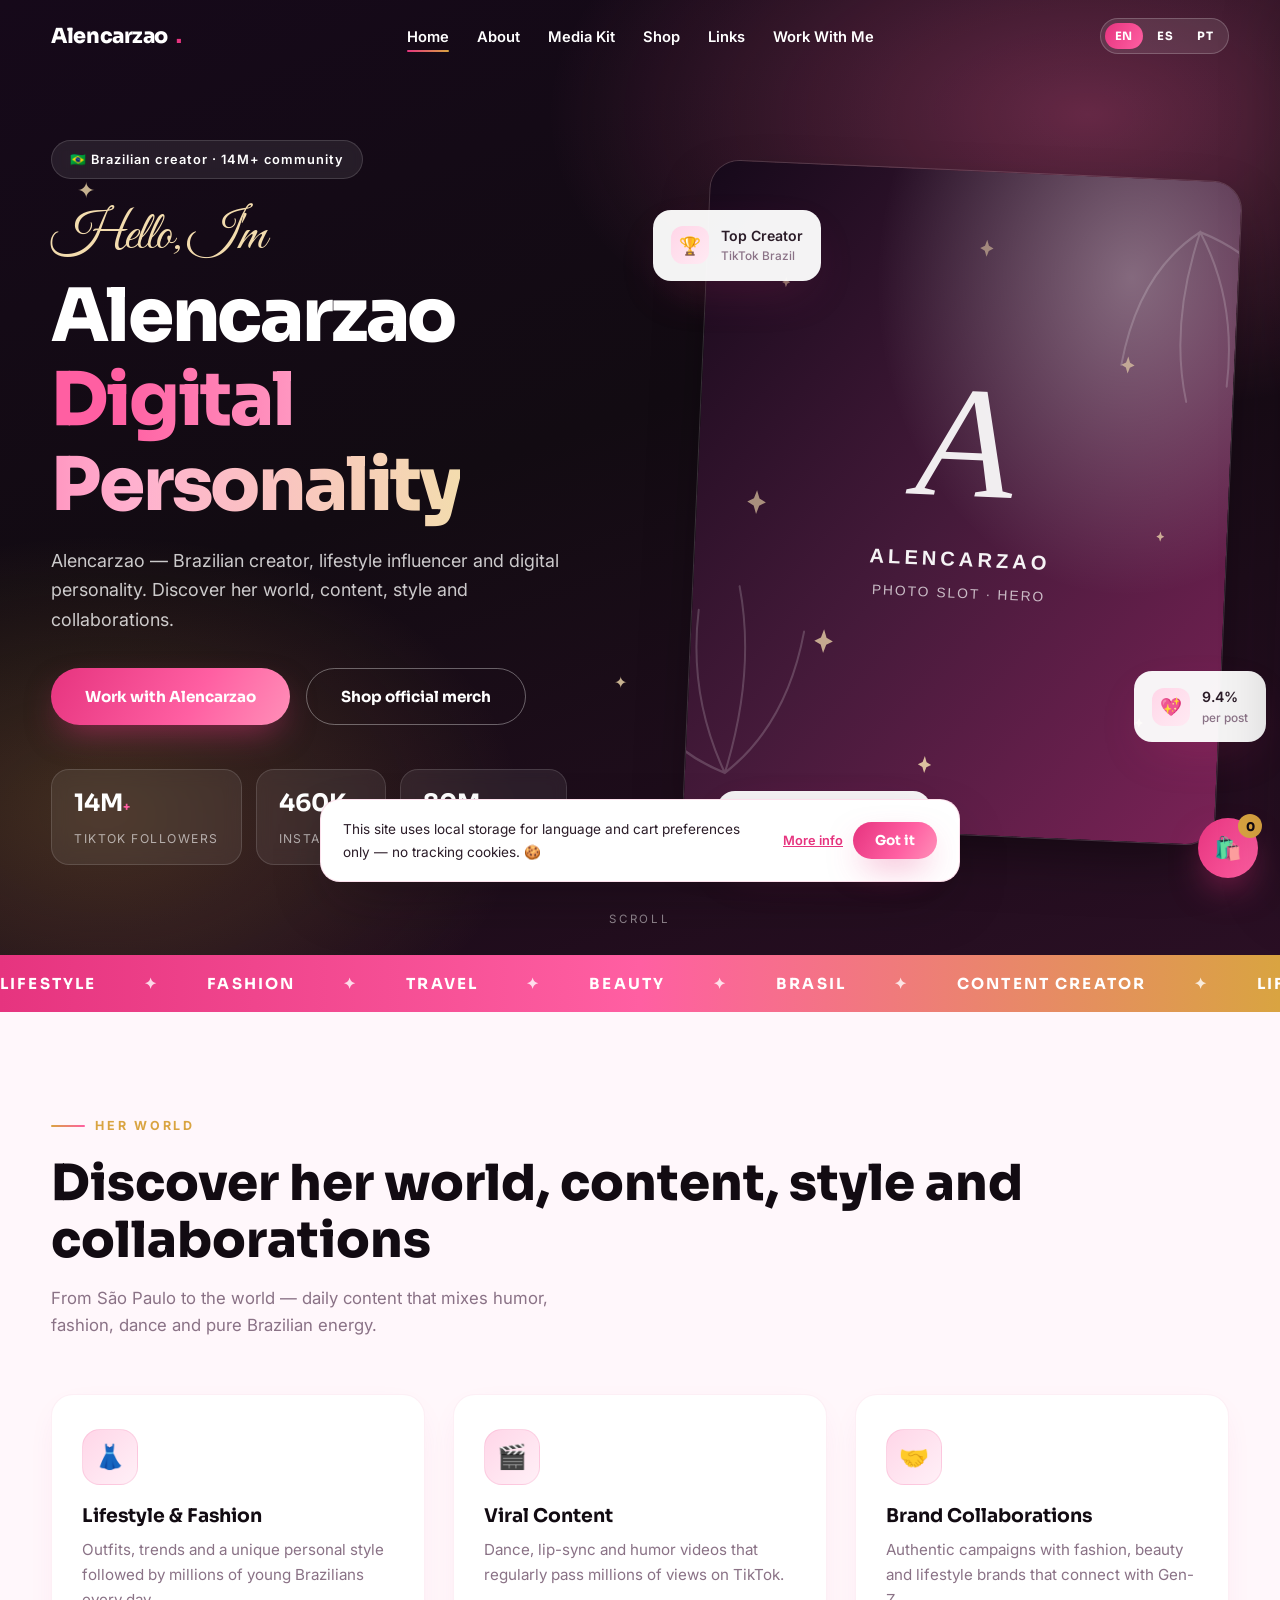
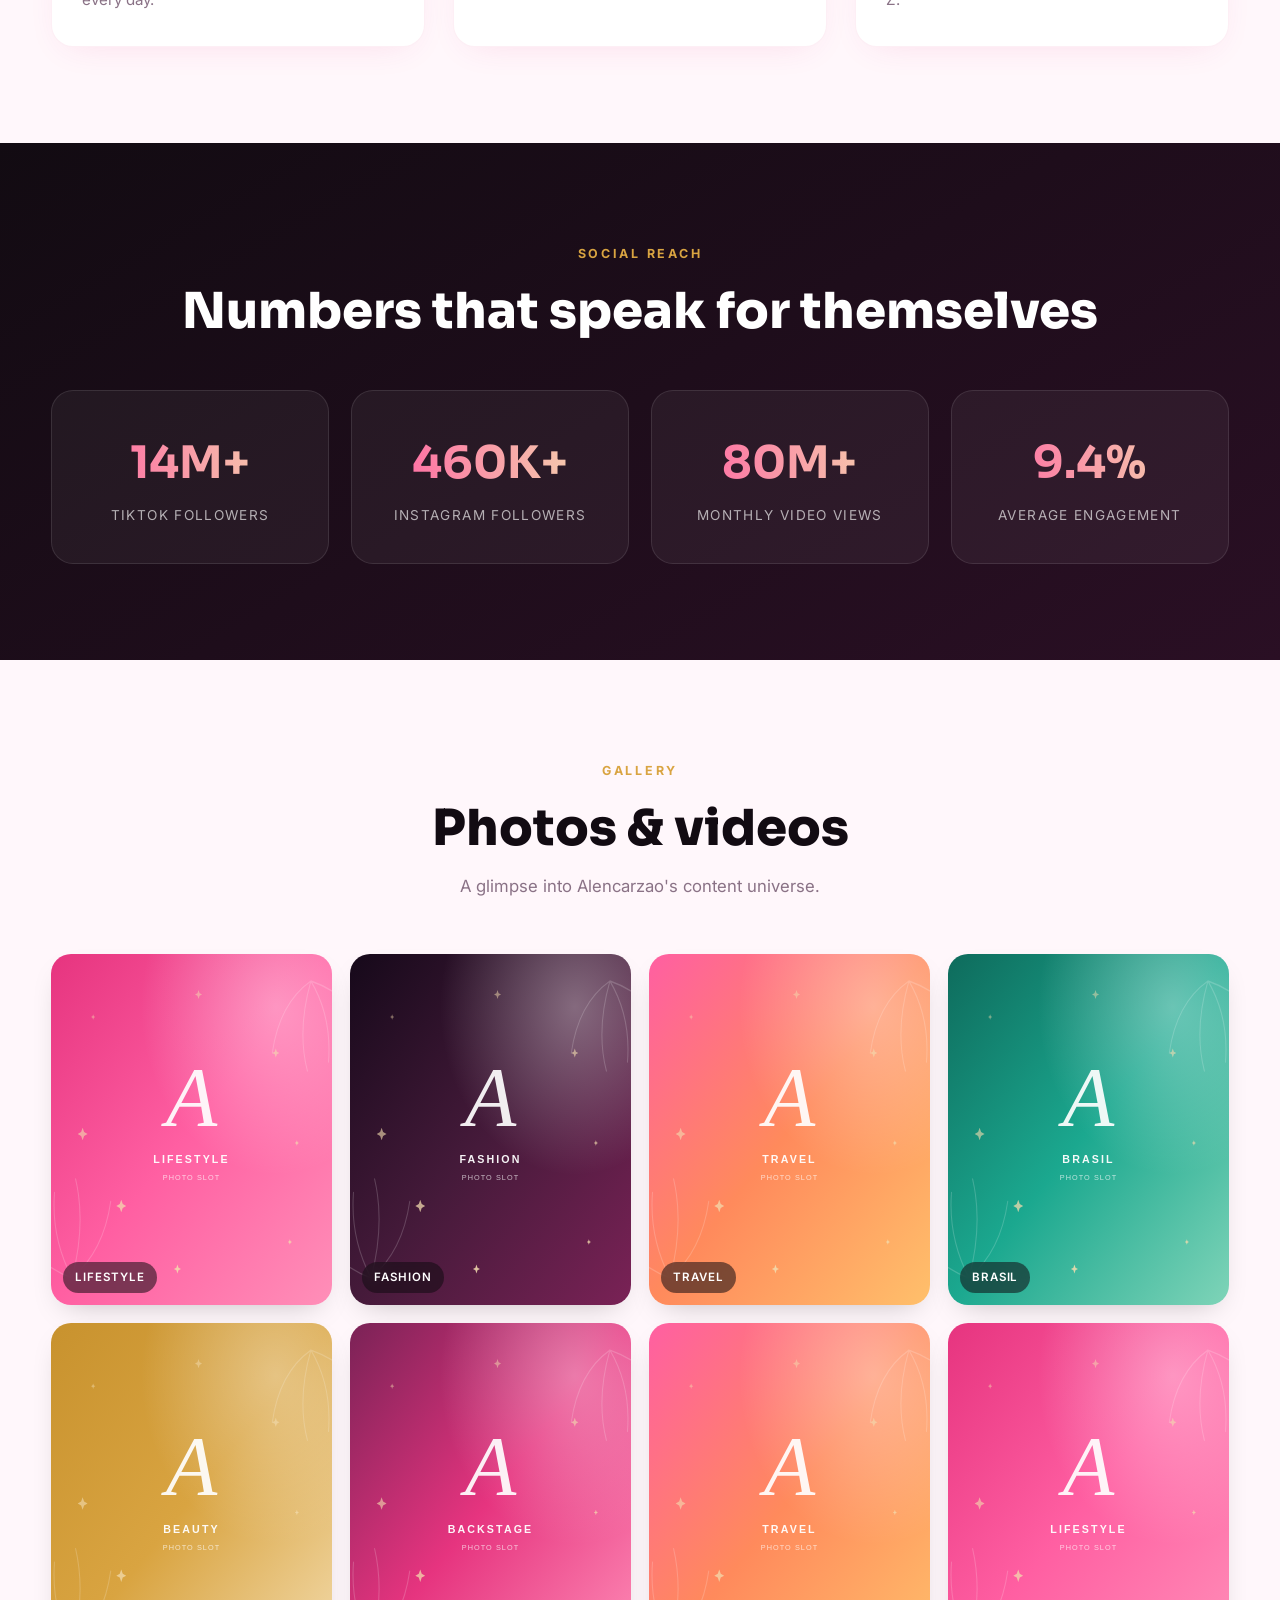
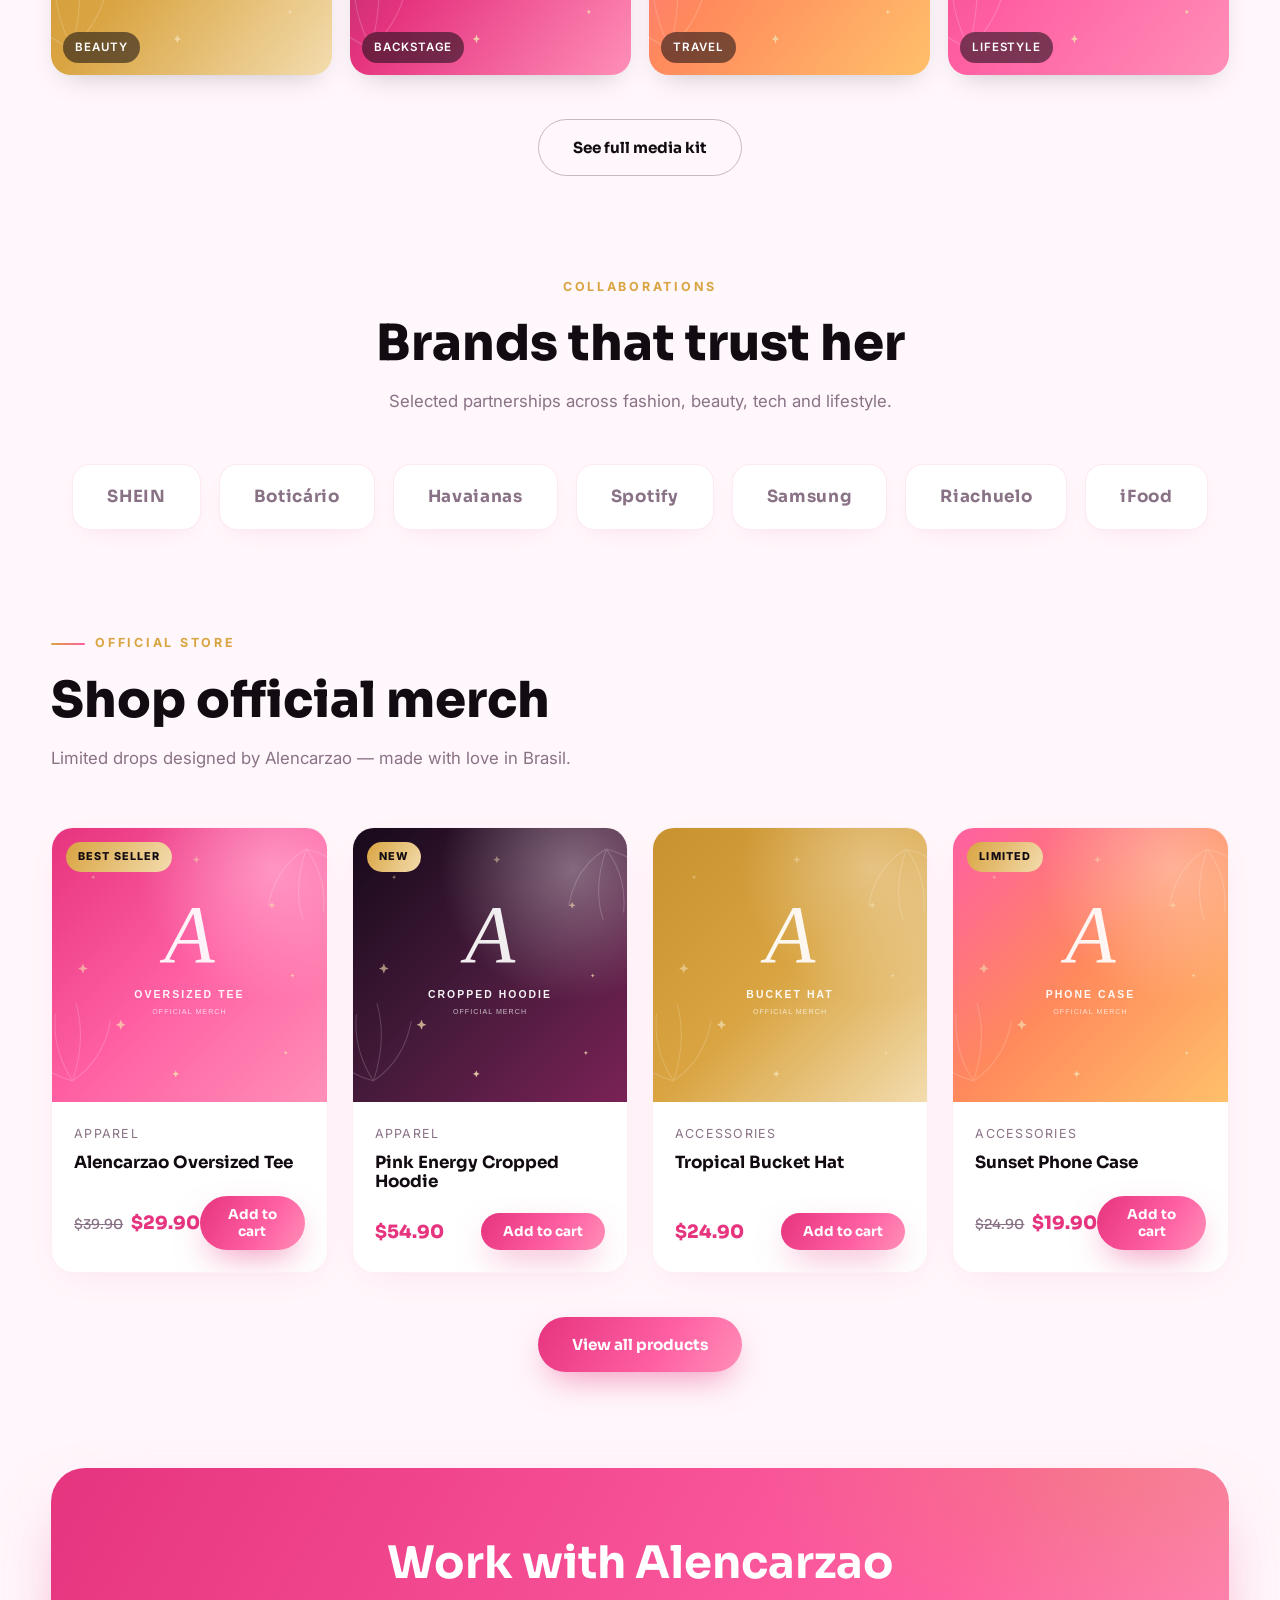
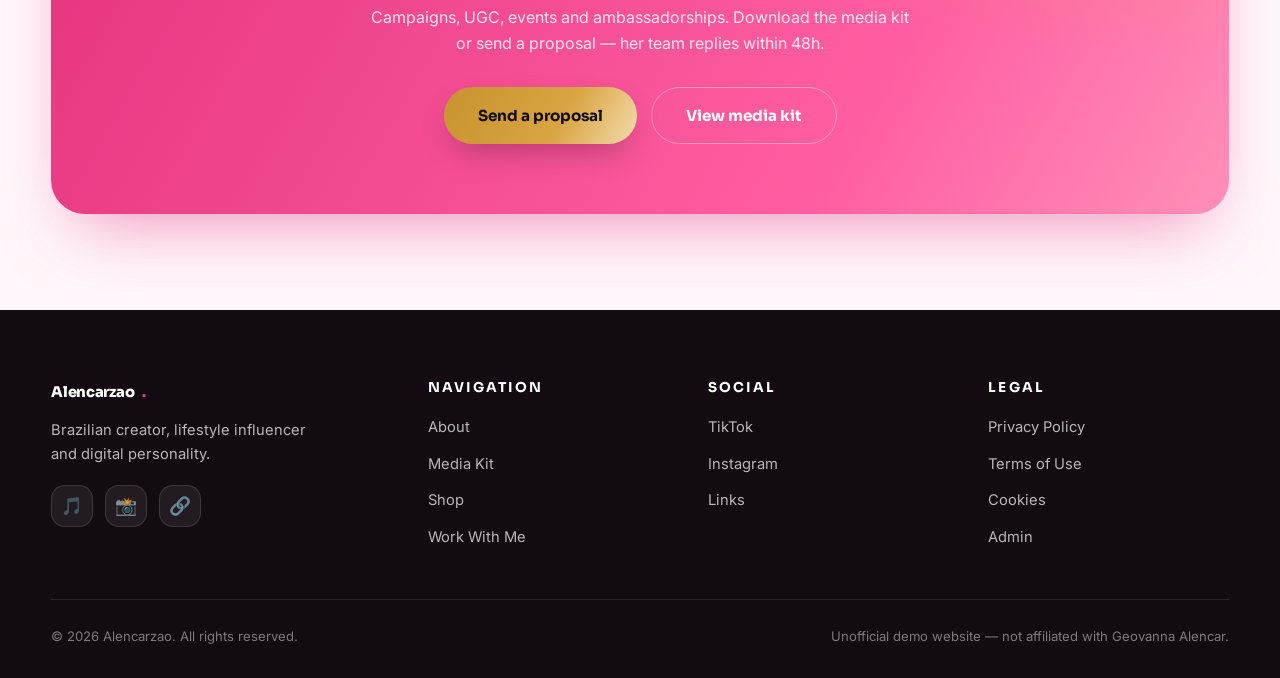
<file: index.html>
<!DOCTYPE html>
<html lang="en">
<head>
  <meta charset="UTF-8">
  <meta name="viewport" content="width=device-width, initial-scale=1.0">
  <title>Alencarzao — Brazilian Creator & Digital Personality | Official Site</title>
  <meta name="description" content="Alencarzao — Brazilian creator, lifestyle influencer and digital personality. Discover her world, content, style and collaborations. Shop official merch.">
  <meta property="og:title" content="Alencarzao — Official Site">
  <meta property="og:description" content="Brazilian creator, lifestyle influencer and digital personality. 14M+ community.">
  <meta property="og:type" content="website">
  <meta property="og:url" content="https://www.alencarzao.com">
  <link rel="canonical" href="https://www.alencarzao.com/">
  <link rel="icon" href="data:image/svg+xml,<svg xmlns='http://www.w3.org/2000/svg' viewBox='0 0 100 100'><text y='.9em' font-size='90'>💖</text></svg>">
  <link rel="preconnect" href="https://fonts.googleapis.com">
  <link rel="preconnect" href="https://fonts.gstatic.com" crossorigin>
  <link href="https://fonts.googleapis.com/css2?family=Sora:wght@400;600;700;800&family=Inter:wght@400;500;600;700&family=Great+Vibes&display=swap" rel="stylesheet">
  <link rel="stylesheet" href="assets/css/style.css">
</head>
<body>

  <!-- ============ HEADER ============ -->
  <header class="site-header on-dark-header">
    <div class="container header-inner">
      <a href="index.html" class="logo">Alencarzao<span class="dot">.</span></a>
      <nav>
        <ul class="nav-links">
          <li><a href="index.html" class="active" data-i18n="nav.home">Home</a></li>
          <li><a href="about.html" data-i18n="nav.about">About</a></li>
          <li><a href="mediakit.html" data-i18n="nav.mediakit">Media Kit</a></li>
          <li><a href="shop.html" data-i18n="nav.shop">Shop</a></li>
          <li><a href="links.html" data-i18n="nav.links">Links</a></li>
          <li><a href="contact.html" data-i18n="nav.contact">Work With Me</a></li>
        </ul>
      </nav>
      <div class="header-actions">
        <div class="lang-switch">
          <button data-lang="en">EN</button>
          <button data-lang="es">ES</button>
          <button data-lang="pt">PT</button>
        </div>
        <button class="burger" aria-label="Menu"><span></span><span></span><span></span></button>
      </div>
    </div>
  </header>

  <!-- ============ HERO ============ -->
  <section class="hero">
    <span class="sparkle" style="top:18%; left:6%; font-size:1.4rem;">✦</span>
    <span class="sparkle" style="top:70%; left:48%; font-size:1rem; animation-delay:1.2s;">✦</span>
    <span class="sparkle" style="top:30%; right:8%; font-size:1.2rem; animation-delay:2s;">✦</span>
    <div class="container">
      <div class="hero-text">
        <span class="hero-kicker" data-i18n="hero.kicker">🇧🇷 Brazilian creator · 14M+ community</span>
        <h1>
          <span class="script" data-i18n="hero.title.script">Hello, I'm</span>
          <span data-i18n="hero.title.main">Alencarzao</span><br>
          <em data-i18n="hero.title.em">Digital Personality</em>
        </h1>
        <p class="hero-sub" data-i18n="hero.sub">Alencarzao — Brazilian creator, lifestyle influencer and digital personality. Discover her world, content, style and collaborations.</p>
        <div class="hero-ctas">
          <a href="contact.html" class="btn btn-primary" data-i18n="hero.cta.work">Work with Alencarzao</a>
          <a href="shop.html" class="btn btn-ghost on-dark" data-i18n="hero.cta.shop">Shop official merch</a>
        </div>
        <div class="hero-stats">
          <div class="stat-pill"><b>14M<span class="plus">+</span></b><span data-i18n="hero.stat.tiktok">TikTok followers</span></div>
          <div class="stat-pill"><b>460K<span class="plus">+</span></b><span data-i18n="hero.stat.ig">Instagram</span></div>
          <div class="stat-pill"><b>80M<span class="plus">+</span></b><span data-i18n="hero.stat.views">Monthly views</span></div>
        </div>
      </div>
      <div class="hero-visual">
        <div class="hero-photo"><img src="assets/img/hero.svg" alt="Alencarzao — Brazilian creator" data-photo-slot="hero"></div>
        <div class="float-card fc-1"><span class="ic">🏆</span><div><span data-i18n="hero.card1">Top Creator</span><small data-i18n="hero.card1.sub">TikTok Brazil</small></div></div>
        <div class="float-card fc-2"><span class="ic">💖</span><div><span>9.4%</span><small data-i18n="hero.card2.sub">per post</small></div></div>
        <div class="float-card fc-3"><span class="ic">🛍️</span><div><span data-i18n="hero.card3">New drop</span><small data-i18n="hero.card3.sub">Official merch out now</small></div></div>
      </div>
    </div>
    <span class="hero-scroll" data-i18n="hero.scroll">Scroll</span>
  </section>

  <!-- ============ MARQUEE ============ -->
  <div class="marquee" aria-hidden="true">
    <div class="marquee-track">
      <span data-i18n="marquee.1">Lifestyle</span><span data-i18n="marquee.2">Fashion</span><span data-i18n="marquee.3">Travel</span>
      <span data-i18n="marquee.4">Beauty</span><span data-i18n="marquee.5">Brasil</span><span data-i18n="marquee.6">Content Creator</span>
      <span data-i18n="marquee.1">Lifestyle</span><span data-i18n="marquee.2">Fashion</span><span data-i18n="marquee.3">Travel</span>
      <span data-i18n="marquee.4">Beauty</span><span data-i18n="marquee.5">Brasil</span><span data-i18n="marquee.6">Content Creator</span>
    </div>
  </div>

  <!-- ============ HER WORLD ============ -->
  <section>
    <div class="container">
      <div class="reveal">
        <span class="eyebrow" data-i18n="world.eyebrow">Her world</span>
        <h2 class="section-title" data-i18n="world.title">Discover her world, content, style and collaborations</h2>
        <p class="section-sub" data-i18n="world.sub">From São Paulo to the world — daily content that mixes humor, fashion, dance and pure Brazilian energy.</p>
      </div>
      <div class="grid-3">
        <div class="card reveal"><span class="ic">👗</span><h3 data-i18n="world.c1.title">Lifestyle & Fashion</h3><p data-i18n="world.c1.text">Outfits, trends and a unique personal style followed by millions of young Brazilians every day.</p></div>
        <div class="card reveal reveal-d1"><span class="ic">🎬</span><h3 data-i18n="world.c2.title">Viral Content</h3><p data-i18n="world.c2.text">Dance, lip-sync and humor videos that regularly pass millions of views on TikTok.</p></div>
        <div class="card reveal reveal-d2"><span class="ic">🤝</span><h3 data-i18n="world.c3.title">Brand Collaborations</h3><p data-i18n="world.c3.text">Authentic campaigns with fashion, beauty and lifestyle brands that connect with Gen-Z.</p></div>
      </div>
    </div>
  </section>

  <!-- ============ STATS BAND ============ -->
  <section class="stats-band">
    <div class="container">
      <div class="center reveal">
        <span class="eyebrow" data-i18n="stats.eyebrow">Social reach</span>
        <h2 class="section-title" data-i18n="stats.title">Numbers that speak for themselves</h2>
      </div>
      <div class="stats-grid">
        <div class="stat-big reveal"><b>14M+</b><span data-i18n="stats.tiktok">TikTok followers</span></div>
        <div class="stat-big reveal reveal-d1"><b>460K+</b><span data-i18n="stats.ig">Instagram followers</span></div>
        <div class="stat-big reveal reveal-d2"><b>80M+</b><span data-i18n="stats.views">Monthly video views</span></div>
        <div class="stat-big reveal reveal-d3"><b>9.4%</b><span data-i18n="stats.eng">Average engagement</span></div>
      </div>
    </div>
  </section>

  <!-- ============ GALLERY ============ -->
  <section>
    <div class="container">
      <div class="center reveal">
        <span class="eyebrow" data-i18n="gallery.eyebrow">Gallery</span>
        <h2 class="section-title" data-i18n="gallery.title">Photos & videos</h2>
        <p class="section-sub" data-i18n="gallery.sub">A glimpse into Alencarzao's content universe.</p>
      </div>
      <div class="gallery-grid">
        <div class="g-item reveal"><img src="assets/img/gallery-1.svg" alt="Lifestyle" data-photo-slot="gallery-1"><span class="g-tag" data-i18n="gallery.tag1">Lifestyle</span></div>
        <div class="g-item reveal reveal-d1"><img src="assets/img/gallery-2.svg" alt="Fashion" data-photo-slot="gallery-2"><span class="g-tag" data-i18n="gallery.tag2">Fashion</span></div>
        <div class="g-item reveal reveal-d2"><img src="assets/img/gallery-3.svg" alt="Travel" data-photo-slot="gallery-3"><span class="g-tag" data-i18n="gallery.tag3">Travel</span></div>
        <div class="g-item reveal reveal-d3"><img src="assets/img/gallery-4.svg" alt="Brasil" data-photo-slot="gallery-4"><span class="g-tag" data-i18n="gallery.tag4">Brasil</span></div>
        <div class="g-item reveal"><img src="assets/img/gallery-5.svg" alt="Beauty" data-photo-slot="gallery-5"><span class="g-tag" data-i18n="gallery.tag5">Beauty</span></div>
        <div class="g-item reveal reveal-d1"><img src="assets/img/gallery-6.svg" alt="Backstage" data-photo-slot="gallery-6"><span class="g-tag" data-i18n="gallery.tag6">Backstage</span></div>
        <div class="g-item reveal reveal-d2"><img src="assets/img/gallery-3.svg" alt="Travel" data-photo-slot="gallery-7"><span class="g-tag" data-i18n="gallery.tag3">Travel</span></div>
        <div class="g-item reveal reveal-d3"><img src="assets/img/gallery-1.svg" alt="Lifestyle" data-photo-slot="gallery-8"><span class="g-tag" data-i18n="gallery.tag1">Lifestyle</span></div>
      </div>
      <div class="center" style="margin-top:44px;">
        <a href="mediakit.html" class="btn btn-ghost" data-i18n="gallery.cta">See full media kit</a>
      </div>
    </div>
  </section>

  <!-- ============ COLLABS ============ -->
  <section style="padding-top:0;">
    <div class="container">
      <div class="center reveal">
        <span class="eyebrow" data-i18n="collabs.eyebrow">Collaborations</span>
        <h2 class="section-title" data-i18n="collabs.title">Brands that trust her</h2>
        <p class="section-sub" data-i18n="collabs.sub">Selected partnerships across fashion, beauty, tech and lifestyle.</p>
      </div>
      <div class="collab-row reveal">
        <span class="collab-chip">SHEIN</span>
        <span class="collab-chip">Boticário</span>
        <span class="collab-chip">Havaianas</span>
        <span class="collab-chip">Spotify</span>
        <span class="collab-chip">Samsung</span>
        <span class="collab-chip">Riachuelo</span>
        <span class="collab-chip">iFood</span>
      </div>
    </div>
  </section>

  <!-- ============ SHOP PREVIEW ============ -->
  <section style="padding-top:0;">
    <div class="container">
      <div class="reveal">
        <span class="eyebrow" data-i18n="shop.eyebrow">Official store</span>
        <h2 class="section-title" data-i18n="shop.title">Shop official merch</h2>
        <p class="section-sub" data-i18n="shop.sub">Limited drops designed by Alencarzao — made with love in Brasil.</p>
      </div>
      <div class="grid-4" id="home-products"></div>
      <div class="center" style="margin-top:44px;">
        <a href="shop.html" class="btn btn-primary" data-i18n="shop.cta">View all products</a>
      </div>
    </div>
  </section>

  <!-- ============ CTA BANNER ============ -->
  <section style="padding-top:0;">
    <div class="container">
      <div class="cta-banner reveal">
        <h2 data-i18n="cta.title">Work with Alencarzao</h2>
        <p data-i18n="cta.text">Campaigns, UGC, events and ambassadorships. Download the media kit or send a proposal — her team replies within 48h.</p>
        <div style="display:flex; gap:14px; justify-content:center; flex-wrap:wrap;">
          <a href="contact.html" class="btn btn-gold" data-i18n="cta.btn1">Send a proposal</a>
          <a href="mediakit.html" class="btn btn-ghost on-dark" data-i18n="cta.btn2">View media kit</a>
        </div>
      </div>
    </div>
  </section>

  <!-- ============ FOOTER ============ -->
  <footer class="site-footer">
    <div class="container">
      <div class="footer-grid">
        <div>
          <a href="index.html" class="logo">Alencarzao<span class="dot">.</span></a>
          <p style="font-size:.92rem; max-width:280px;" data-i18n="footer.tagline">Brazilian creator, lifestyle influencer and digital personality.</p>
          <div class="social-row">
            <a href="https://www.tiktok.com/@rigbylokaporradeira" target="_blank" rel="noopener" aria-label="TikTok">🎵</a>
            <a href="https://www.instagram.com/oterrordorioo/" target="_blank" rel="noopener" aria-label="Instagram">📸</a>
            <a href="links.html" aria-label="Links">🔗</a>
          </div>
        </div>
        <div>
          <h4 data-i18n="footer.nav">Navigation</h4>
          <ul>
            <li><a href="about.html" data-i18n="nav.about">About</a></li>
            <li><a href="mediakit.html" data-i18n="nav.mediakit">Media Kit</a></li>
            <li><a href="shop.html" data-i18n="nav.shop">Shop</a></li>
            <li><a href="contact.html" data-i18n="nav.contact">Work With Me</a></li>
          </ul>
        </div>
        <div>
          <h4 data-i18n="footer.social">Social</h4>
          <ul>
            <li><a href="https://www.tiktok.com/@rigbylokaporradeira" target="_blank" rel="noopener">TikTok</a></li>
            <li><a href="https://www.instagram.com/oterrordorioo/" target="_blank" rel="noopener">Instagram</a></li>
            <li><a href="links.html" data-i18n="nav.links">Links</a></li>
          </ul>
        </div>
        <div>
          <h4 data-i18n="footer.legal">Legal</h4>
          <ul>
            <li><a href="legal.html#privacy" data-i18n="footer.privacy">Privacy Policy</a></li>
            <li><a href="legal.html#terms" data-i18n="footer.terms">Terms of Use</a></li>
            <li><a href="legal.html#cookies" data-i18n="footer.cookies">Cookies</a></li>
            <li><a href="admin/" data-i18n="footer.admin">Admin</a></li>
          </ul>
        </div>
      </div>
      <div class="footer-bottom">
        <span>© 2026 Alencarzao. <span data-i18n="footer.rights">All rights reserved.</span></span>
        <span data-i18n="footer.demo">Unofficial demo website — not affiliated with Geovanna Alencar.</span>
      </div>
    </div>
  </footer>

  <!-- Cart -->
  <button class="cart-fab" aria-label="Cart">🛍️<span class="cart-count">0</span></button>
  <div class="drawer-backdrop"></div>
  <aside class="cart-drawer">
    <div class="cart-head"><h3 data-i18n="cart.title">Your cart</h3><button class="cart-close">✕</button></div>
    <div class="cart-items"></div>
    <div class="cart-foot">
      <div class="cart-total"><span data-i18n="cart.total">Total</span><b>$0.00</b></div>
      <button class="btn btn-primary cart-checkout-btn" data-i18n="cart.checkout">Checkout</button>
    </div>
  </aside>

  <script src="assets/js/i18n.js"></script>
  <script src="assets/js/main.js"></script>
  <script>
    document.addEventListener("DOMContentLoaded", () => renderProducts("#home-products", "all", 4));
    document.addEventListener("langchange", () => renderProducts("#home-products", "all", 4));
  </script>
</body>
</html>
</file>
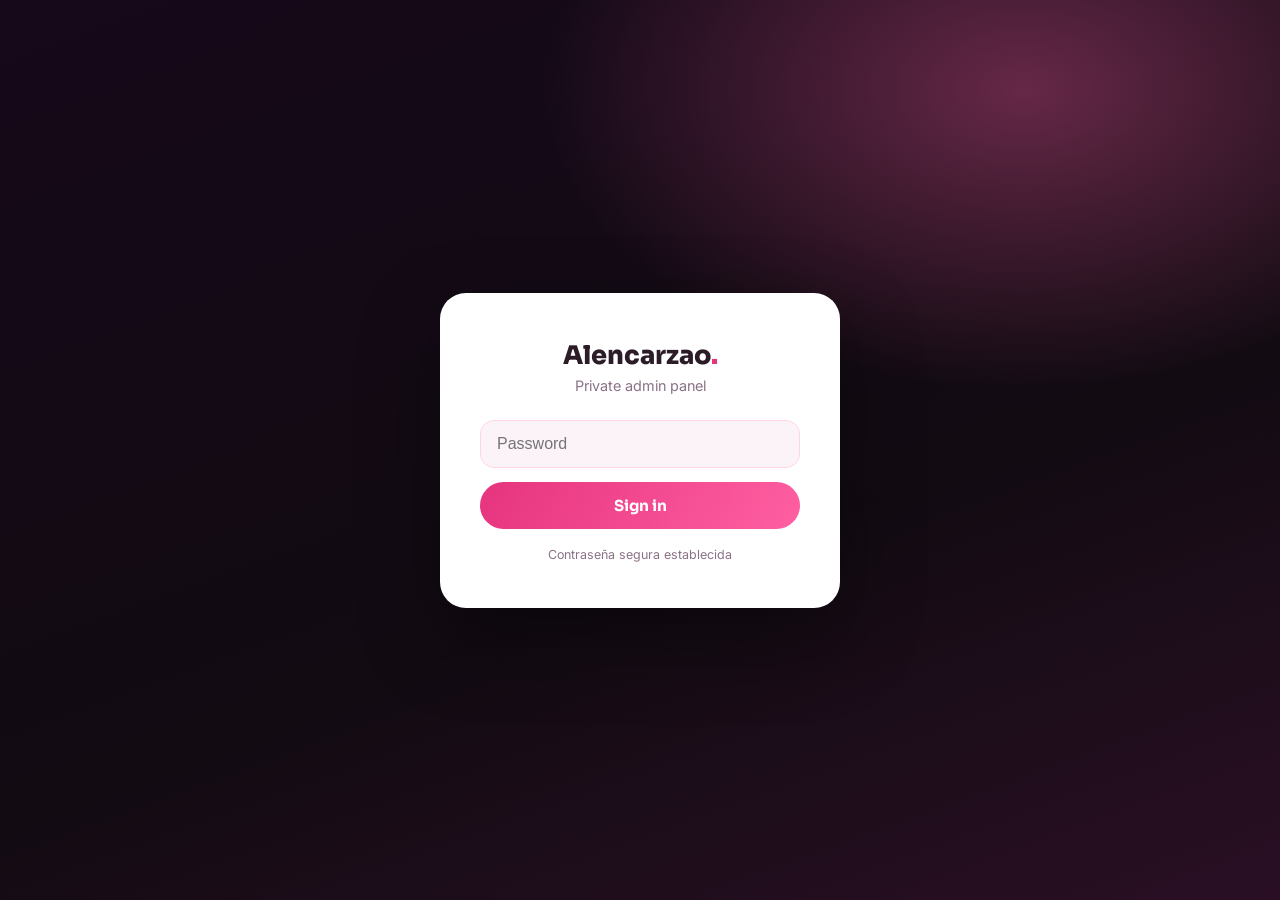
<file: admin/index.html>
<!DOCTYPE html>
<html lang="en">
<head>
  <meta charset="UTF-8">
  <meta name="viewport" content="width=device-width, initial-scale=1.0">
  <title>Admin — Alencarzao</title>
  <meta name="robots" content="noindex, nofollow">
  <link rel="icon" href="data:image/svg+xml,<svg xmlns='http://www.w3.org/2000/svg' viewBox='0 0 100 100'><text y='.9em' font-size='90'>👑</text></svg>">
  <link rel="preconnect" href="https://fonts.googleapis.com">
  <link rel="preconnect" href="https://fonts.gstatic.com" crossorigin>
  <link href="https://fonts.googleapis.com/css2?family=Sora:wght@400;600;700;800&family=Inter:wght@400;500;600;700&display=swap" rel="stylesheet">
  <link rel="stylesheet" href="../assets/css/admin.css">
</head>
<body>

  <!-- ============ LOGIN ============ -->
  <div id="login-screen" class="login-screen">
    <div class="login-card">
      <div class="login-logo">Alencarzao<span>.</span></div>
      <p class="login-sub">Private admin panel</p>
      <form id="login-form">
        <input type="password" id="login-pass" placeholder="Password" autocomplete="current-password" required>
        <button type="submit" class="btn-admin">Sign in</button>
        <p class="login-err" id="login-err">Wrong password — try again</p>
        <p class="login-hint">Contraseña segura establecida</p>
      </form>
    </div>
  </div>

  <!-- ============ APP ============ -->
  <div id="app" class="app" hidden>
    <aside class="sidebar">
      <div class="side-logo">Alencarzao<span>.</span><small>ADMIN</small></div>
      <nav class="side-nav">
        <button class="side-link active" data-view="dashboard">📊 Dashboard</button>
        <button class="side-link" data-view="products">🛍️ Products</button>
        <button class="side-link" data-view="orders">📦 Orders</button>
        <button class="side-link" data-view="leads">💌 Brand Leads</button>
        <button class="side-link" data-view="social">📈 Social Stats</button>
      </nav>
      <div class="side-foot">
        <a href="../index.html">← View site</a>
        <button id="logout-btn">Log out</button>
      </div>
    </aside>

    <main class="main">
      <header class="topbar">
        <h1 id="view-title">Dashboard</h1>
        <div class="topbar-user"><span class="avatar">G</span><div><b>Geovanna Alencar</b><small>Owner</small></div></div>
      </header>

      <!-- Dashboard -->
      <section id="view-dashboard" class="view active">
        <div class="kpi-grid">
          <div class="kpi"><small>Revenue (30d, demo)</small><b id="kpi-revenue">$0</b><span class="trend up">▲ 18% vs last month</span></div>
          <div class="kpi"><small>Orders</small><b id="kpi-orders">0</b><span class="trend up">▲ 12%</span></div>
          <div class="kpi"><small>Brand leads</small><b id="kpi-leads">0</b><span class="trend up">▲ 9 new this week</span></div>
          <div class="kpi"><small>Total followers</small><b>14.5M</b><span class="trend up">▲ 240K this month</span></div>
        </div>
        <div class="panel-row">
          <div class="panel">
            <h3>Follower growth (TikTok, last 8 months)</h3>
            <div class="chart" id="chart-growth"></div>
          </div>
          <div class="panel">
            <h3>Latest brand leads</h3>
            <div id="dash-leads" class="mini-list"></div>
          </div>
        </div>
      </section>

      <!-- Products -->
      <section id="view-products" class="view">
        <div class="view-head">
          <p class="muted">Manage the merch catalog. Changes are stored locally (demo).</p>
          <button class="btn-admin" id="add-product-btn">+ Add product</button>
        </div>
        <div class="table-wrap">
          <table class="admin-table" id="products-table">
            <thead><tr><th>Product</th><th>Category</th><th>Price</th><th>Stock</th><th>Status</th><th></th></tr></thead>
            <tbody></tbody>
          </table>
        </div>
      </section>

      <!-- Orders -->
      <section id="view-orders" class="view">
        <p class="muted">Orders placed in the demo store appear here automatically.</p>
        <div class="table-wrap">
          <table class="admin-table" id="orders-table">
            <thead><tr><th>Order</th><th>Date</th><th>Items</th><th>Total</th><th>Status</th><th></th></tr></thead>
            <tbody></tbody>
          </table>
        </div>
      </section>

      <!-- Leads -->
      <section id="view-leads" class="view">
        <p class="muted">Proposals sent from the “Work With Me” form appear here (also delivered by email).</p>
        <div class="table-wrap">
          <table class="admin-table" id="leads-table">
            <thead><tr><th>Brand</th><th>Contact</th><th>Type</th><th>Budget</th><th>Date</th><th>Status</th><th></th></tr></thead>
            <tbody></tbody>
          </table>
        </div>
      </section>

      <!-- Social -->
      <section id="view-social" class="view">
        <div class="kpi-grid">
          <div class="kpi pink"><small>TikTok</small><b>14.0M</b><span>@rigbylokaporradeira · 9.4% eng.</span></div>
          <div class="kpi gold"><small>Instagram</small><b>460K</b><span>@oterrordorioo · 7.8% eng.</span></div>
          <div class="kpi dark"><small>YouTube</small><b>73K</b><span>Alencarzao · 45K avg views</span></div>
          <div class="kpi"><small>Monthly views</small><b>80M+</b><span>All platforms combined</span></div>
        </div>
        <div class="panel-row">
          <div class="panel">
            <h3>Views per platform (monthly)</h3>
            <div class="chart" id="chart-views"></div>
          </div>
          <div class="panel">
            <h3>Top content this month</h3>
            <div class="mini-list">
              <div class="mini-item"><span class="ic">🎵</span><div><b>Dance trend — “Verão 2026”</b><small>TikTok · 8.2M views · 1.1M likes</small></div></div>
              <div class="mini-item"><span class="ic">📸</span><div><b>Beach photoshoot reel</b><small>Instagram · 3.4M views · 420K likes</small></div></div>
              <div class="mini-item"><span class="ic">🎵</span><div><b>GRWM — show in São Paulo</b><small>TikTok · 5.7M views · 890K likes</small></div></div>
              <div class="mini-item"><span class="ic">▶️</span><div><b>Vlog: a week in Rio</b><small>YouTube · 610K views</small></div></div>
            </div>
          </div>
        </div>
      </section>
    </main>
  </div>

  <script src="../assets/js/admin.js"></script>
</body>
</html>
</file>
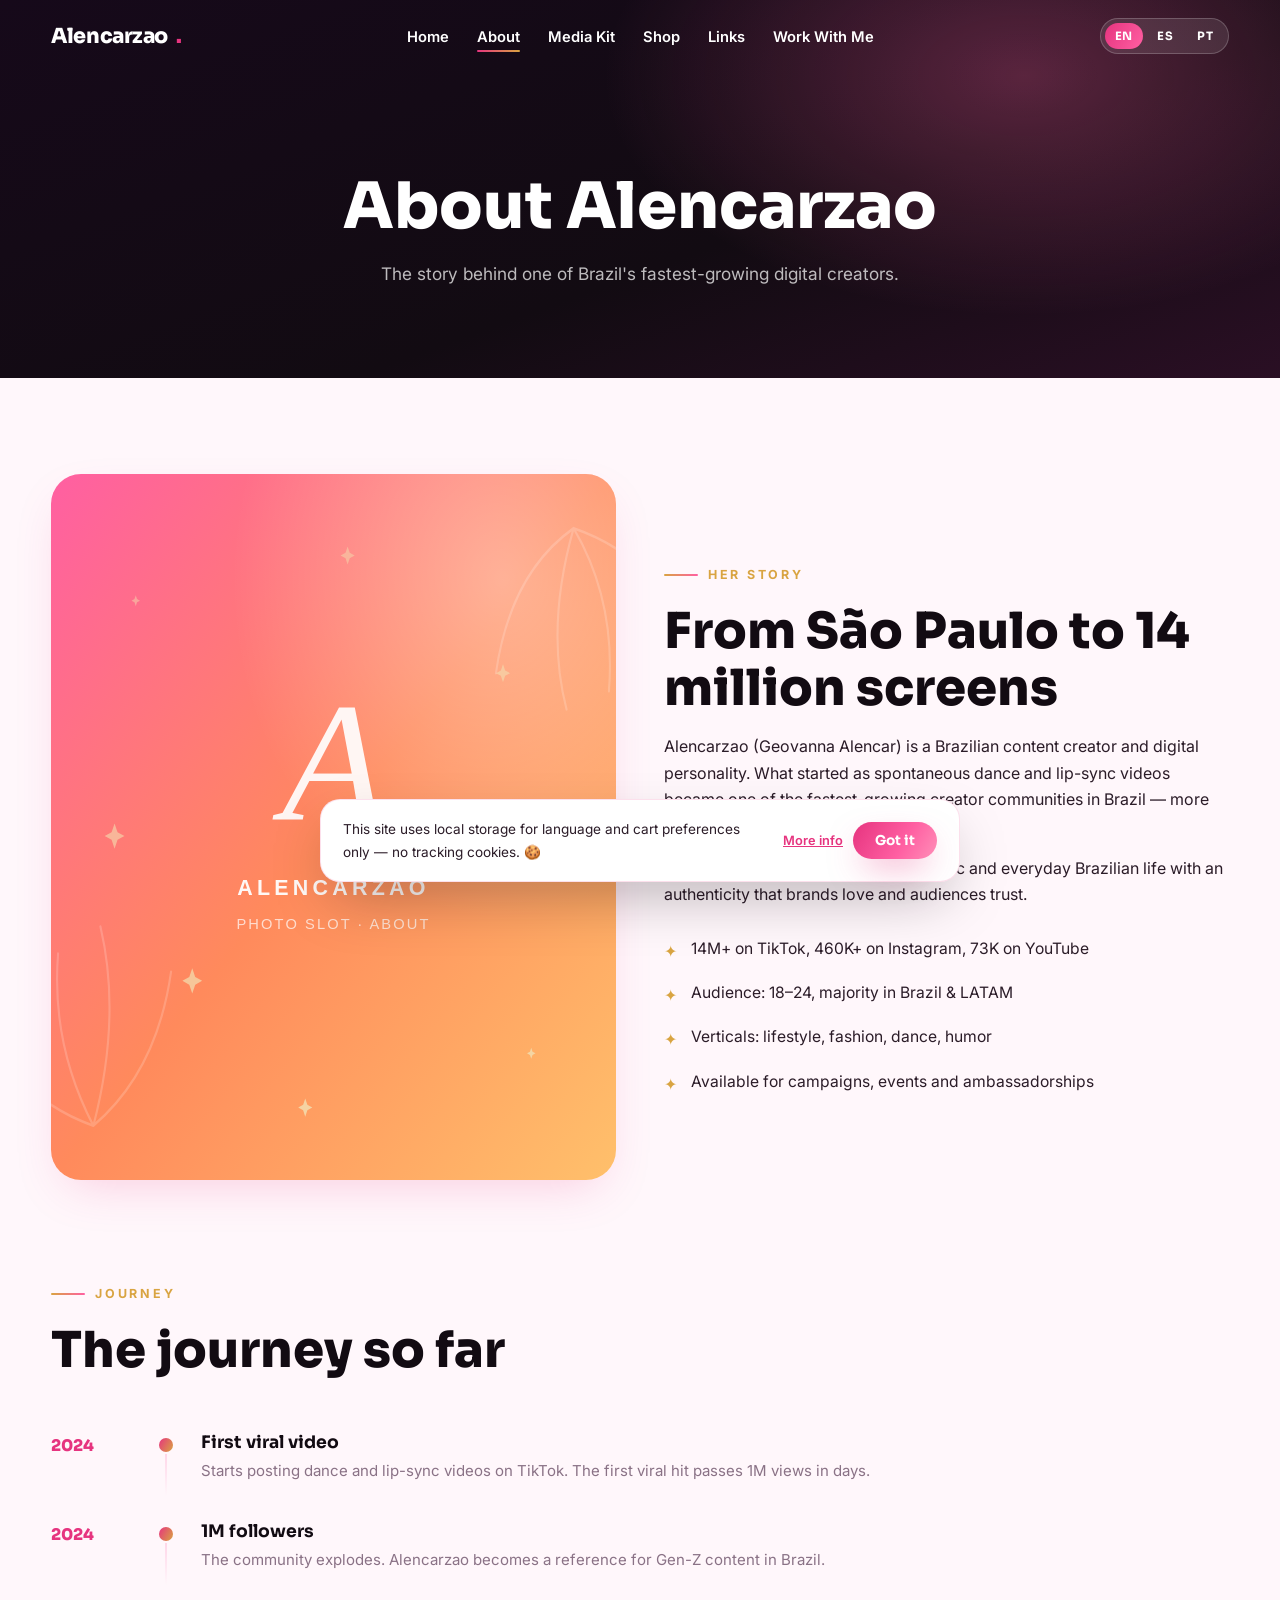
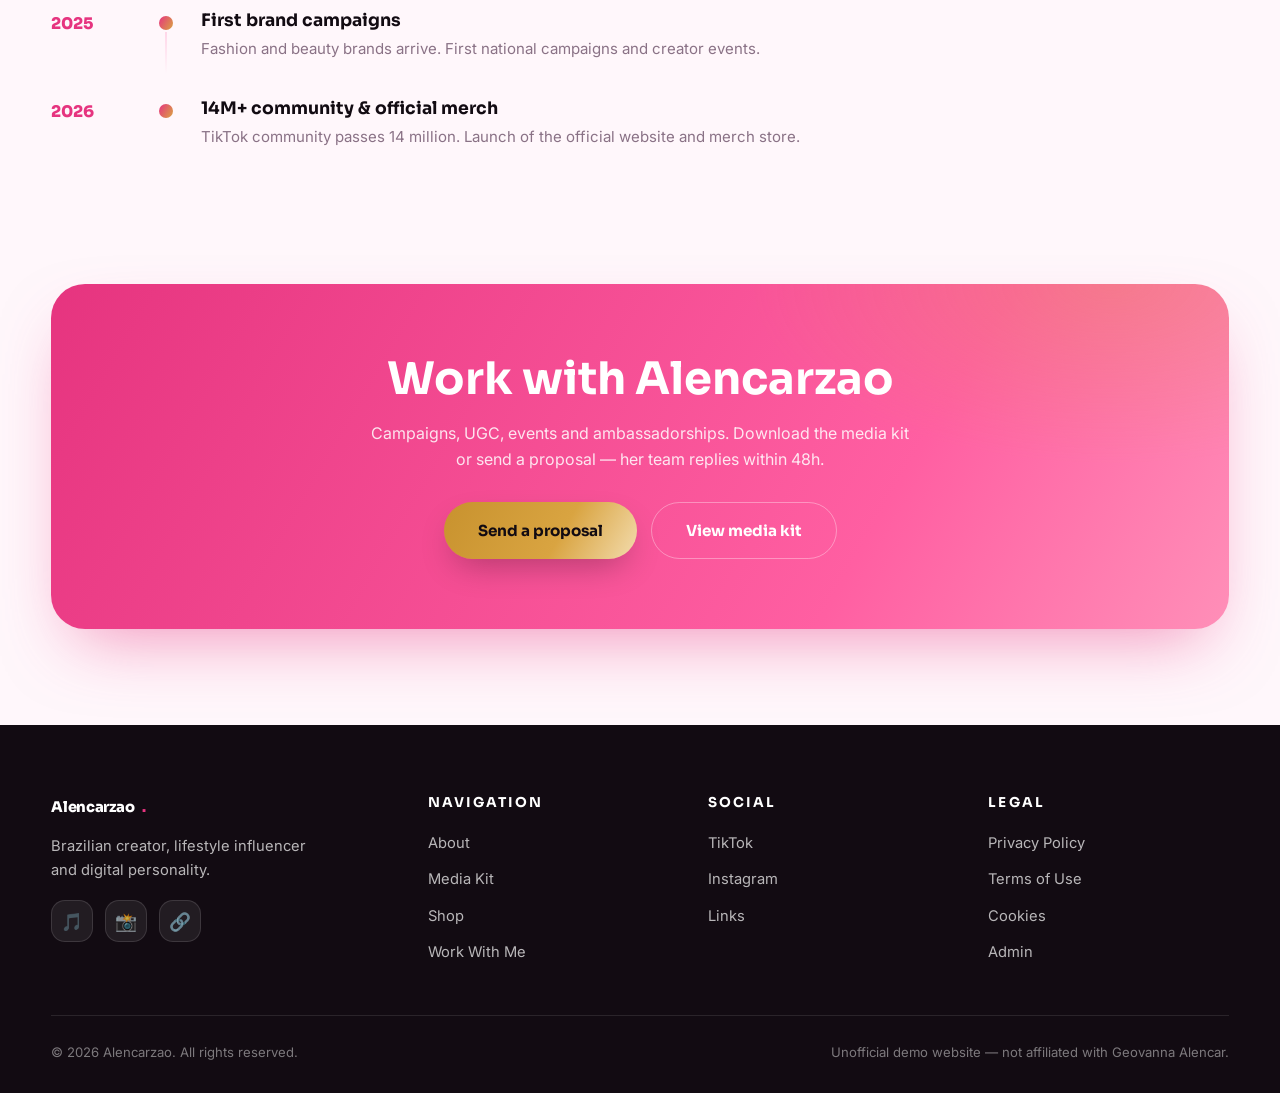
<file: about.html>
<!DOCTYPE html>
<html lang="en">
<head>
  <meta charset="UTF-8">
  <meta name="viewport" content="width=device-width, initial-scale=1.0">
  <title>About — Alencarzao | Official Site</title>
  <meta name="description" content="The story behind Alencarzao (Geovanna Alencar) — one of Brazil's fastest-growing digital creators.">
  <link rel="icon" href="data:image/svg+xml,<svg xmlns='http://www.w3.org/2000/svg' viewBox='0 0 100 100'><text y='.9em' font-size='90'>💖</text></svg>">
  <link rel="preconnect" href="https://fonts.googleapis.com">
  <link rel="preconnect" href="https://fonts.gstatic.com" crossorigin>
  <link href="https://fonts.googleapis.com/css2?family=Sora:wght@400;600;700;800&family=Inter:wght@400;500;600;700&family=Great+Vibes&display=swap" rel="stylesheet">
  <link rel="stylesheet" href="assets/css/style.css">
</head>
<body>
  <header class="site-header on-dark-header">
    <div class="container header-inner">
      <a href="index.html" class="logo">Alencarzao<span class="dot">.</span></a>
      <nav>
        <ul class="nav-links">
          <li><a href="index.html" data-i18n="nav.home">Home</a></li>
          <li><a href="about.html" class="active" data-i18n="nav.about">About</a></li>
          <li><a href="mediakit.html" data-i18n="nav.mediakit">Media Kit</a></li>
          <li><a href="shop.html" data-i18n="nav.shop">Shop</a></li>
          <li><a href="links.html" data-i18n="nav.links">Links</a></li>
          <li><a href="contact.html" data-i18n="nav.contact">Work With Me</a></li>
        </ul>
      </nav>
      <div class="header-actions">
        <div class="lang-switch">
          <button data-lang="en">EN</button>
          <button data-lang="es">ES</button>
          <button data-lang="pt">PT</button>
        </div>
        <button class="burger" aria-label="Menu"><span></span><span></span><span></span></button>
      </div>
    </div>
  </header>

  <section class="page-hero">
    <div class="container">
      <h1 data-i18n="about.hero.title">About Alencarzao</h1>
      <p data-i18n="about.hero.sub">The story behind one of Brazil's fastest-growing digital creators.</p>
    </div>
  </section>

  <section>
    <div class="container grid-2">
      <div class="about-photo reveal"><img src="assets/img/about.svg" alt="Alencarzao portrait" data-photo-slot="about"></div>
      <div class="reveal reveal-d1">
        <span class="eyebrow" data-i18n="about.eyebrow">Her story</span>
        <h2 class="section-title" data-i18n="about.title">From São Paulo to 12 million screens</h2>
        <p style="margin-bottom:16px;" data-i18n="about.p1">Alencarzao (Geovanna Alencar) is a Brazilian content creator and digital personality...</p>
        <p data-i18n="about.p2">Her content mixes humor, fashion, music and everyday Brazilian life with an authenticity that brands love and audiences trust.</p>
        <ul class="about-list">
          <li data-i18n="about.li1">14M+ on TikTok, 460K+ on Instagram, 73K on YouTube</li>
          <li data-i18n="about.li2">Audience: 18–24, majority in Brazil & LATAM</li>
          <li data-i18n="about.li3">Verticals: lifestyle, fashion, dance, humor</li>
          <li data-i18n="about.li4">Available for campaigns, events and ambassadorships</li>
        </ul>
      </div>
    </div>
  </section>

  <section style="padding-top:0;">
    <div class="container">
      <div class="reveal">
        <span class="eyebrow" data-i18n="about.tl.eyebrow">Journey</span>
        <h2 class="section-title" data-i18n="about.tl.title">The journey so far</h2>
      </div>
      <div class="timeline">
        <div class="tl-item reveal"><span class="tl-year">2024</span><span class="tl-dot"></span><div><h3 data-i18n="about.tl1.title">First viral video</h3><p data-i18n="about.tl1.text">Starts posting dance and lip-sync videos on TikTok.</p></div></div>
        <div class="tl-item reveal"><span class="tl-year">2024</span><span class="tl-dot"></span><div><h3 data-i18n="about.tl2.title">1M followers</h3><p data-i18n="about.tl2.text">The community explodes.</p></div></div>
        <div class="tl-item reveal"><span class="tl-year">2025</span><span class="tl-dot"></span><div><h3 data-i18n="about.tl3.title">First brand campaigns</h3><p data-i18n="about.tl3.text">Fashion and beauty brands arrive.</p></div></div>
        <div class="tl-item reveal"><span class="tl-year">2026</span><span class="tl-dot"></span><div><h3 data-i18n="about.tl4.title">14M+ community & official merch</h3><p data-i18n="about.tl4.text">TikTok community passes 14 million.</p></div></div>
      </div>
    </div>
  </section>

  <section style="padding-top:0;">
    <div class="container">
      <div class="cta-banner reveal">
        <h2 data-i18n="cta.title">Work with Alencarzao</h2>
        <p data-i18n="cta.text">Campaigns, UGC, events and ambassadorships.</p>
        <div style="display:flex; gap:14px; justify-content:center; flex-wrap:wrap;">
          <a href="contact.html" class="btn btn-gold" data-i18n="cta.btn1">Send a proposal</a>
          <a href="mediakit.html" class="btn btn-ghost on-dark" data-i18n="cta.btn2">View media kit</a>
        </div>
      </div>
    </div>
  </section>

  <footer class="site-footer">
    <div class="container">
      <div class="footer-grid">
        <div>
          <a href="index.html" class="logo">Alencarzao<span class="dot">.</span></a>
          <p style="font-size:.92rem; max-width:280px;" data-i18n="footer.tagline">Brazilian creator, lifestyle influencer and digital personality.</p>
          <div class="social-row">
            <a href="https://www.tiktok.com/@rigbylokaporradeira" target="_blank" rel="noopener" aria-label="TikTok">🎵</a>
            <a href="https://www.instagram.com/oterrordorioo/" target="_blank" rel="noopener" aria-label="Instagram">📸</a>
            <a href="links.html" aria-label="Links">🔗</a>
          </div>
        </div>
        <div>
          <h4 data-i18n="footer.nav">Navigation</h4>
          <ul>
            <li><a href="about.html" data-i18n="nav.about">About</a></li>
            <li><a href="mediakit.html" data-i18n="nav.mediakit">Media Kit</a></li>
            <li><a href="shop.html" data-i18n="nav.shop">Shop</a></li>
            <li><a href="contact.html" data-i18n="nav.contact">Work With Me</a></li>
          </ul>
        </div>
        <div>
          <h4 data-i18n="footer.social">Social</h4>
          <ul>
            <li><a href="https://www.tiktok.com/@rigbylokaporradeira" target="_blank" rel="noopener">TikTok</a></li>
            <li><a href="https://www.instagram.com/oterrordorioo/" target="_blank" rel="noopener">Instagram</a></li>
            <li><a href="links.html" data-i18n="nav.links">Links</a></li>
          </ul>
        </div>
        <div>
          <h4 data-i18n="footer.legal">Legal</h4>
          <ul>
            <li><a href="legal.html#privacy" data-i18n="footer.privacy">Privacy Policy</a></li>
            <li><a href="legal.html#terms" data-i18n="footer.terms">Terms of Use</a></li>
            <li><a href="legal.html#cookies" data-i18n="footer.cookies">Cookies</a></li>
            <li><a href="admin/" data-i18n="footer.admin">Admin</a></li>
          </ul>
        </div>
      </div>
      <div class="footer-bottom">
        <span>© 2026 Alencarzao. <span data-i18n="footer.rights">All rights reserved.</span></span>
        <span data-i18n="footer.demo">Unofficial demo website — not affiliated with Geovanna Alencar.</span>
      </div>
    </div>
  </footer>

  <script src="assets/js/i18n.js"></script>
  <script src="assets/js/main.js"></script>
</body>
</html>
</file>
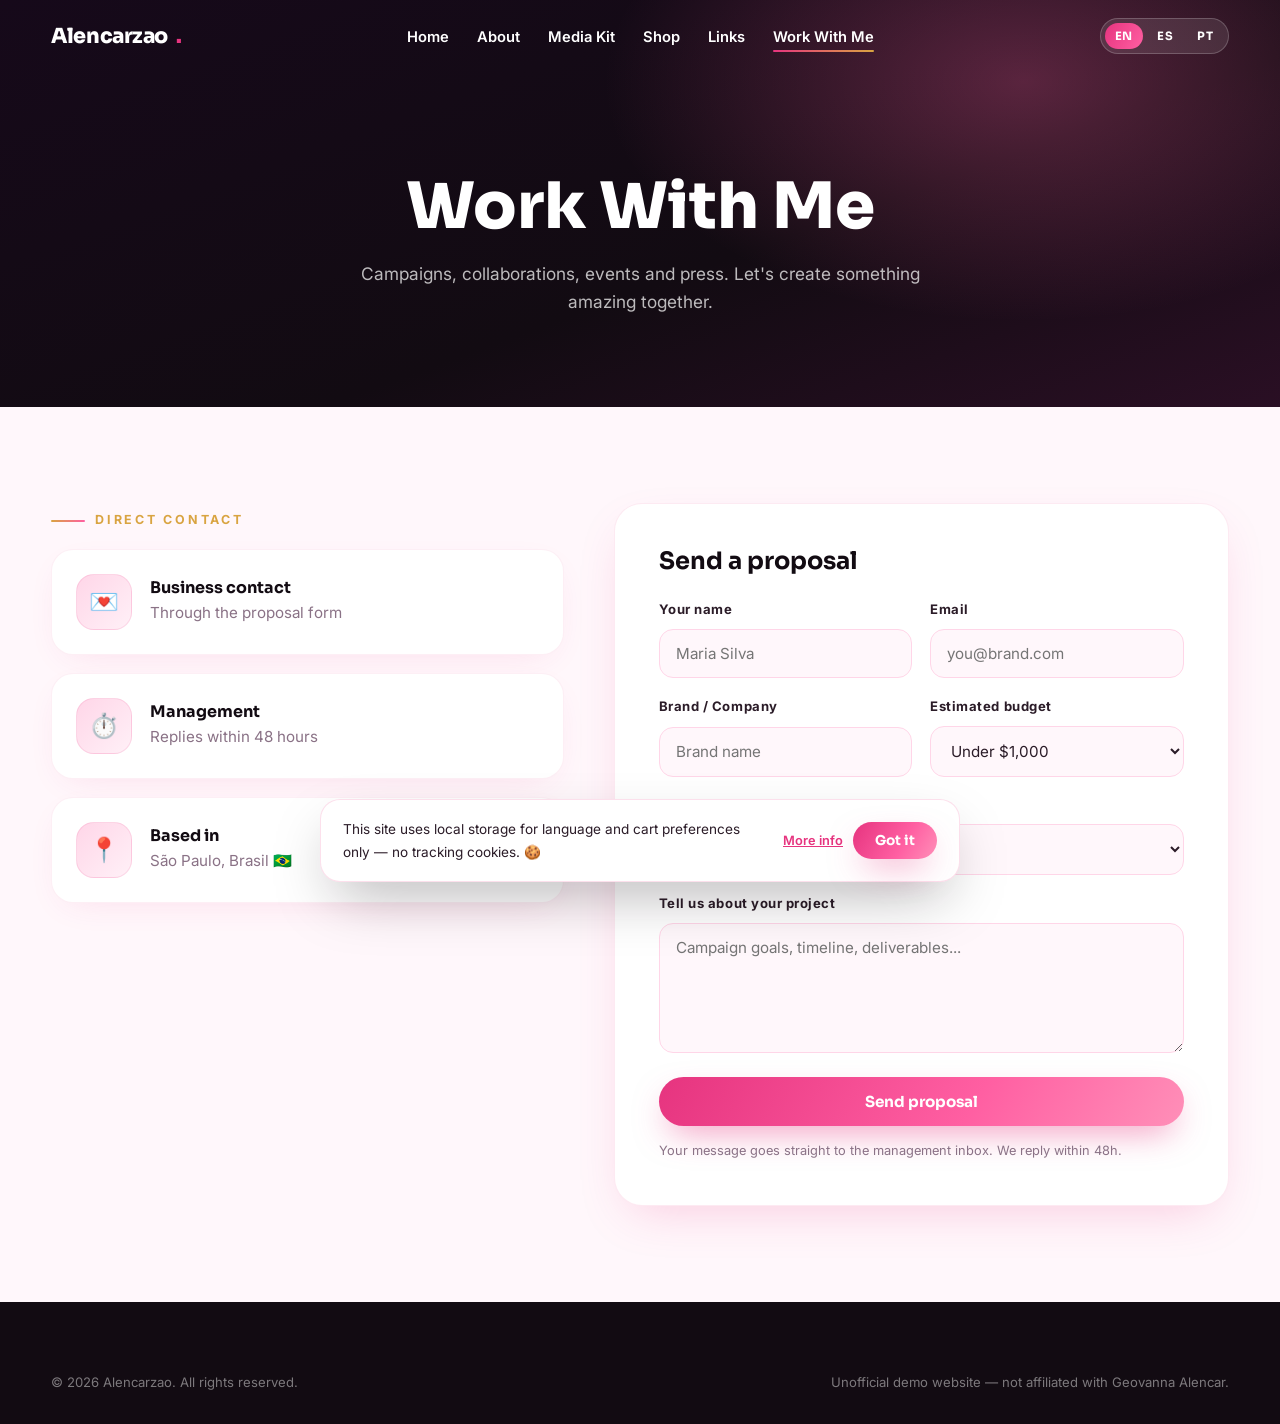
<file: contact.html>
<!DOCTYPE html>
<html lang="en">
<head>
  <meta charset="UTF-8">
  <meta name="viewport" content="width=device-width, initial-scale=1.0">
  <title>Work With Me — Alencarzao | Contact</title>
  <meta name="description" content="Work with Alencarzao — campaigns, collaborations, events and press. Send your proposal.">
  <link rel="icon" href="data:image/svg+xml,<svg xmlns='http://www.w3.org/2000/svg' viewBox='0 0 100 100'><text y='.9em' font-size='90'>💖</text></svg>">
  <link rel="preconnect" href="https://fonts.googleapis.com">
  <link rel="preconnect" href="https://fonts.gstatic.com" crossorigin>
  <link href="https://fonts.googleapis.com/css2?family=Sora:wght@400;600;700;800&family=Inter:wght@400;500;600;700&family=Great+Vibes&display=swap" rel="stylesheet">
  <link rel="stylesheet" href="assets/css/style.css">
</head>
<body>
  <header class="site-header on-dark-header">
    <div class="container header-inner">
      <a href="index.html" class="logo">Alencarzao<span class="dot">.</span></a>
      <nav>
        <ul class="nav-links">
          <li><a href="index.html" data-i18n="nav.home">Home</a></li>
          <li><a href="about.html" data-i18n="nav.about">About</a></li>
          <li><a href="mediakit.html" data-i18n="nav.mediakit">Media Kit</a></li>
          <li><a href="shop.html" data-i18n="nav.shop">Shop</a></li>
          <li><a href="links.html" data-i18n="nav.links">Links</a></li>
          <li><a href="contact.html" class="active" data-i18n="nav.contact">Work With Me</a></li>
        </ul>
      </nav>
      <div class="header-actions">
        <div class="lang-switch">
          <button data-lang="en">EN</button>
          <button data-lang="es">ES</button>
          <button data-lang="pt">PT</button>
        </div>
        <button class="burger" aria-label="Menu"><span></span><span></span><span></span></button>
      </div>
    </div>
  </header>

  <section class="page-hero">
    <div class="container">
      <h1 data-i18n="contact.hero.title">Work With Me</h1>
      <p data-i18n="contact.hero.sub">Campaigns, collaborations, events and press. Let's create something amazing together.</p>
    </div>
  </section>

  <section>
    <div class="container contact-grid">
      <div class="contact-info reveal">
        <span class="eyebrow" data-i18n="contact.info.title">Direct contact</span>
        <div class="card">
          <span class="ic">💌</span>
          <div><h3 data-i18n="contact.info.email">Business contact</h3><p data-i18n="contact.info.email.text">Through the proposal form</p></div>
        </div>
        <div class="card">
          <span class="ic">⏱️</span>
          <div><h3 data-i18n="contact.info.mgmt">Management</h3><p data-i18n="contact.info.mgmt.text">Replies within 48 hours</p></div>
        </div>
        <div class="card">
          <span class="ic">📍</span>
          <div><h3 data-i18n="contact.info.based">Based in</h3><p data-i18n="contact.info.based.text">São Paulo, Brasil 🇧🇷</p></div>
        </div>
      </div>

      <div class="form-card reveal reveal-d1">
        <h2 style="font-size:1.5rem; margin-bottom:24px;" data-i18n="contact.form.title">Send a proposal</h2>
        <form id="contact-form">
          <div class="form-grid">
            <div class="form-field">
              <label for="f-name" data-i18n="contact.form.name">Your name</label>
              <input id="f-name" name="name" type="text" required data-i18n-placeholder="contact.form.name.ph" placeholder="Maria Silva">
            </div>
            <div class="form-field">
              <label for="f-email" data-i18n="contact.form.email">Email</label>
              <input id="f-email" name="email" type="email" required data-i18n-placeholder="contact.form.email.ph" placeholder="you@brand.com">
            </div>
            <div class="form-field">
              <label for="f-company" data-i18n="contact.form.company">Brand / Company</label>
              <input id="f-company" name="company" type="text" data-i18n-placeholder="contact.form.company.ph" placeholder="Brand name">
            </div>
            <div class="form-field">
              <label for="f-budget" data-i18n="contact.form.budget">Estimated budget</label>
              <select id="f-budget" name="budget">
                <option data-i18n="contact.form.budget.1">Under $1,000</option>
                <option data-i18n="contact.form.budget.2">$1,000 – $5,000</option>
                <option data-i18n="contact.form.budget.3">$5,000 – $15,000</option>
                <option data-i18n="contact.form.budget.4">$15,000+</option>
              </select>
            </div>
            <div class="form-field full">
              <label for="f-type" data-i18n="contact.form.type">Collaboration type</label>
              <select id="f-type" name="type">
                <option data-i18n="contact.form.type.1">TikTok / Instagram campaign</option>
                <option data-i18n="contact.form.type.2">UGC content</option>
                <option data-i18n="contact.form.type.3">Event / appearance</option>
                <option data-i18n="contact.form.type.4">Brand ambassador</option>
                <option data-i18n="contact.form.type.5">Press / other</option>
              </select>
            </div>
            <div class="form-field full">
              <label for="f-message" data-i18n="contact.form.message">Tell us about your project</label>
              <textarea id="f-message" name="message" required data-i18n-placeholder="contact.form.message.ph" placeholder="Campaign goals, timeline, deliverables..."></textarea>
            </div>
          </div>
          <div style="margin-top:24px;">
            <button type="submit" class="btn btn-primary" style="width:100%;" data-i18n="contact.form.send">Send proposal</button>
          </div>
          <p class="form-note" data-i18n="contact.form.note">Your message goes straight to the management inbox. We reply within 48h.</p>
          <div id="form-status" class="form-status"></div>
        </form>
      </div>
    </div>
  </section>

  <footer class="site-footer">
    <div class="container">
      <div class="footer-bottom" style="border:none; padding-top:0;">
        <span>© 2026 Alencarzao. <span data-i18n="footer.rights">All rights reserved.</span></span>
        <span data-i18n="footer.demo">Unofficial demo website — not affiliated with Geovanna Alencar.</span>
      </div>
    </div>
  </footer>

  <script src="assets/js/i18n.js"></script>
  <script src="assets/js/main.js"></script>
</body>
</html>
</file>
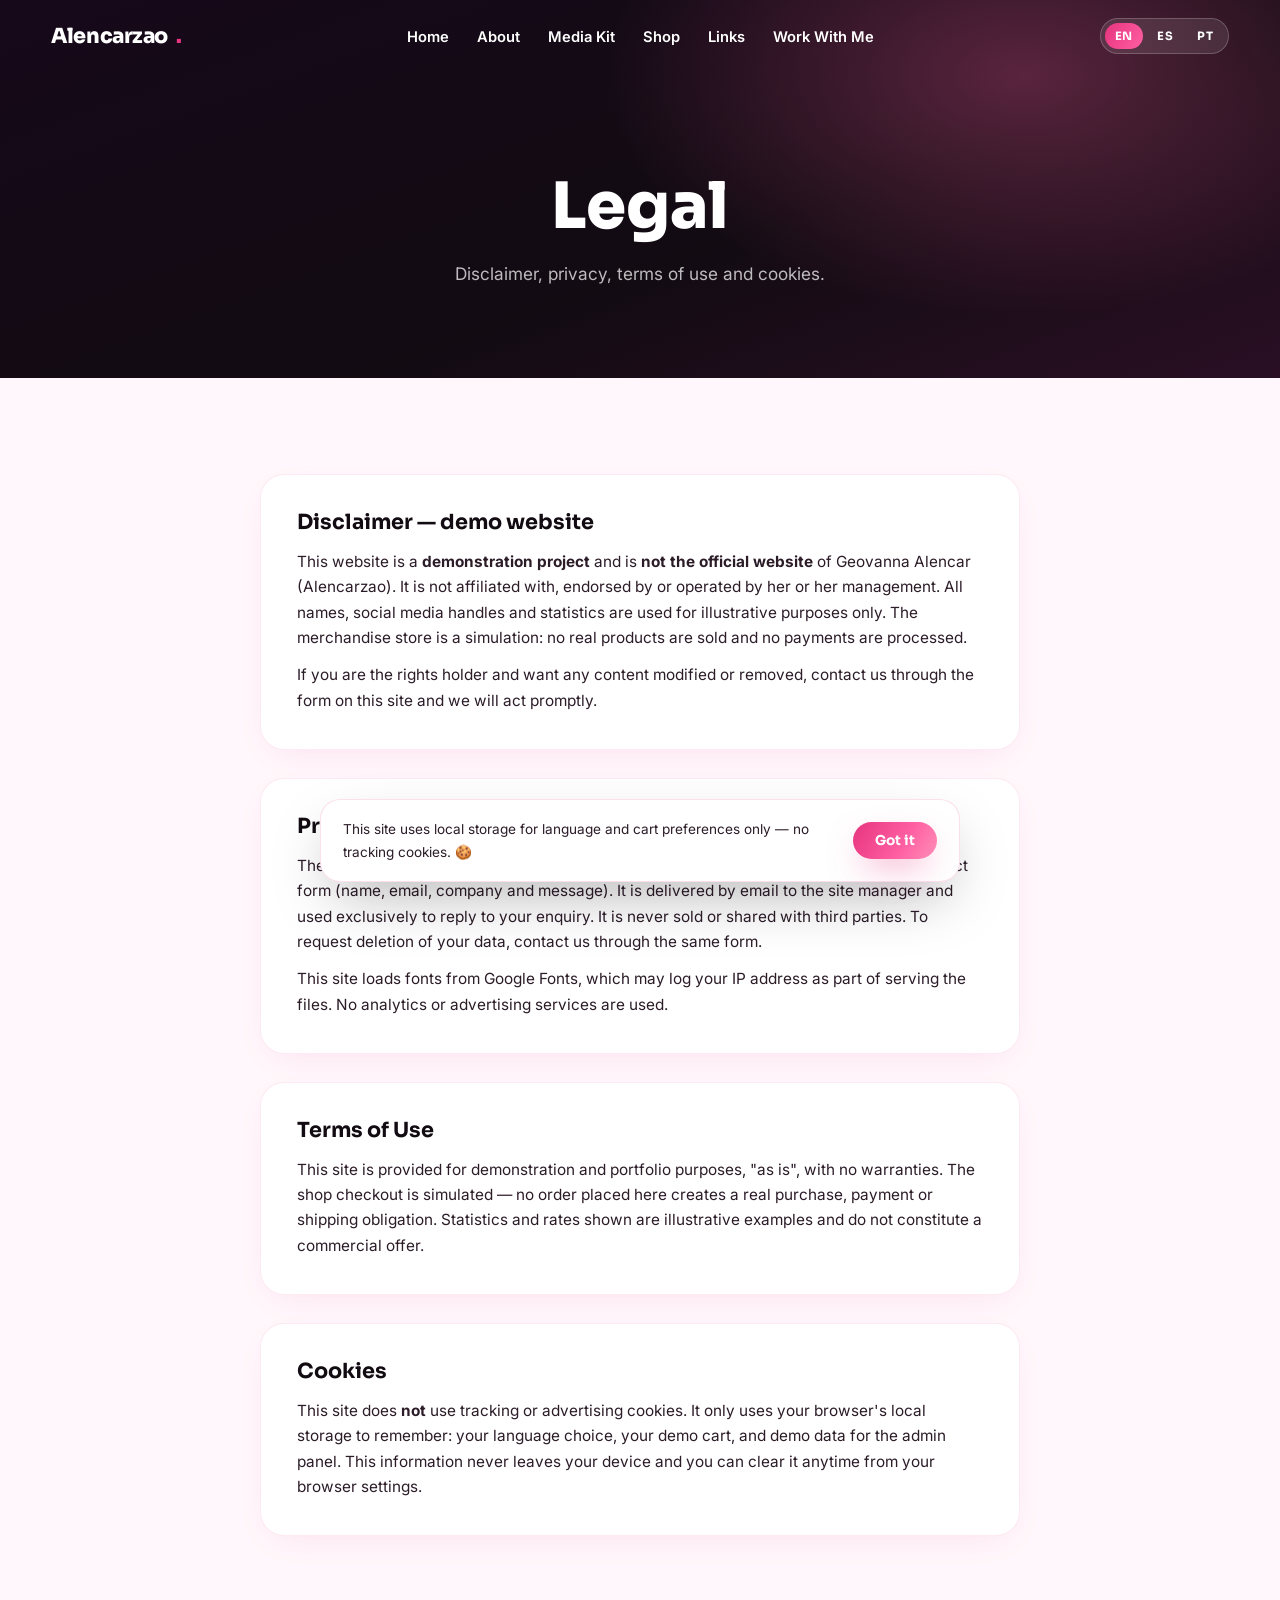
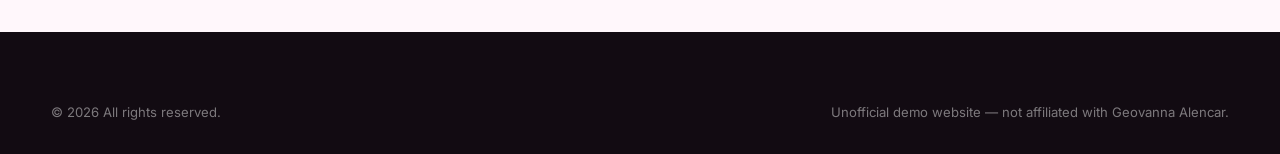
<file: legal.html>
<!DOCTYPE html>
<html lang="en">
<head>
  <meta charset="UTF-8">
  <meta name="viewport" content="width=device-width, initial-scale=1.0">
  <title>Legal — Alencarzao</title>
  <meta name="description" content="Disclaimer, privacy policy, terms of use and cookies.">
  <meta name="robots" content="noindex">
  <link rel="icon" href="data:image/svg+xml,<svg xmlns='http://www.w3.org/2000/svg' viewBox='0 0 100 100'><text y='.9em' font-size='90'>💖</text></svg>">
  <link rel="preconnect" href="https://fonts.googleapis.com">
  <link rel="preconnect" href="https://fonts.gstatic.com" crossorigin>
  <link href="https://fonts.googleapis.com/css2?family=Sora:wght@400;600;700;800&family=Inter:wght@400;500;600;700&family=Great+Vibes&display=swap" rel="stylesheet">
  <link rel="stylesheet" href="assets/css/style.css">
  <style>
    .legal-wrap { max-width: 760px; margin: 0 auto; display: grid; gap: 28px; }
    .legal-card { background: #fff; border-radius: 24px; padding: 36px; border: 1px solid rgba(230,52,127,.1); box-shadow: 0 10px 36px -16px rgba(230,52,127,.16); }
    .legal-card h2 { font-size: 1.3rem; margin-bottom: 14px; }
    .legal-card p { color: var(--ink); font-size: .96rem; margin-bottom: 12px; }
    .legal-card p:last-child { margin-bottom: 0; }
  </style>
</head>
<body>
  <header class="site-header on-dark-header">
    <div class="container header-inner">
      <a href="index.html" class="logo">Alencarzao<span class="dot">.</span></a>
      <nav>
        <ul class="nav-links">
          <li><a href="index.html" data-i18n="nav.home">Home</a></li>
          <li><a href="about.html" data-i18n="nav.about">About</a></li>
          <li><a href="mediakit.html" data-i18n="nav.mediakit">Media Kit</a></li>
          <li><a href="shop.html" data-i18n="nav.shop">Shop</a></li>
          <li><a href="links.html" data-i18n="nav.links">Links</a></li>
          <li><a href="contact.html" data-i18n="nav.contact">Work With Me</a></li>
        </ul>
      </nav>
      <div class="header-actions">
        <div class="lang-switch">
          <button data-lang="en">EN</button>
          <button data-lang="es">ES</button>
          <button data-lang="pt">PT</button>
        </div>
        <button class="burger" aria-label="Menu"><span></span><span></span><span></span></button>
      </div>
    </div>
  </header>

  <section class="page-hero">
    <div class="container">
      <h1 data-i18n="legal.hero.title">Legal</h1>
      <p data-i18n="legal.hero.sub">Disclaimer, privacy, terms of use and cookies.</p>
    </div>
  </section>

  <section>
    <div class="container legal-wrap">
      <div class="legal-card" id="disclaimer">
        <h2 data-i18n="legal.disc.title">Disclaimer — demo website</h2>
        <p data-i18n="legal.disc.p1"></p>
        <p data-i18n="legal.disc.p2"></p>
      </div>
      <div class="legal-card" id="privacy">
        <h2 data-i18n="legal.privacy.title">Privacy Policy</h2>
        <p data-i18n="legal.privacy.p1"></p>
        <p data-i18n="legal.privacy.p2"></p>
      </div>
      <div class="legal-card" id="terms">
        <h2 data-i18n="legal.terms.title">Terms of Use</h2>
        <p data-i18n="legal.terms.p1"></p>
      </div>
      <div class="legal-card" id="cookies">
        <h2 data-i18n="legal.cookies.title">Cookies</h2>
        <p data-i18n="legal.cookies.p1"></p>
      </div>
    </div>
  </section>

  <footer class="site-footer">
    <div class="container">
      <div class="footer-bottom" style="border:none; padding-top:0;">
        <span>© 2026 <span data-i18n="footer.rights">All rights reserved.</span></span>
        <span data-i18n="footer.demo">Unofficial demo website — not affiliated with Geovanna Alencar.</span>
      </div>
    </div>
  </footer>

  <script src="assets/js/i18n.js"></script>
  <script src="assets/js/main.js"></script>
</body>
</html>
</file>
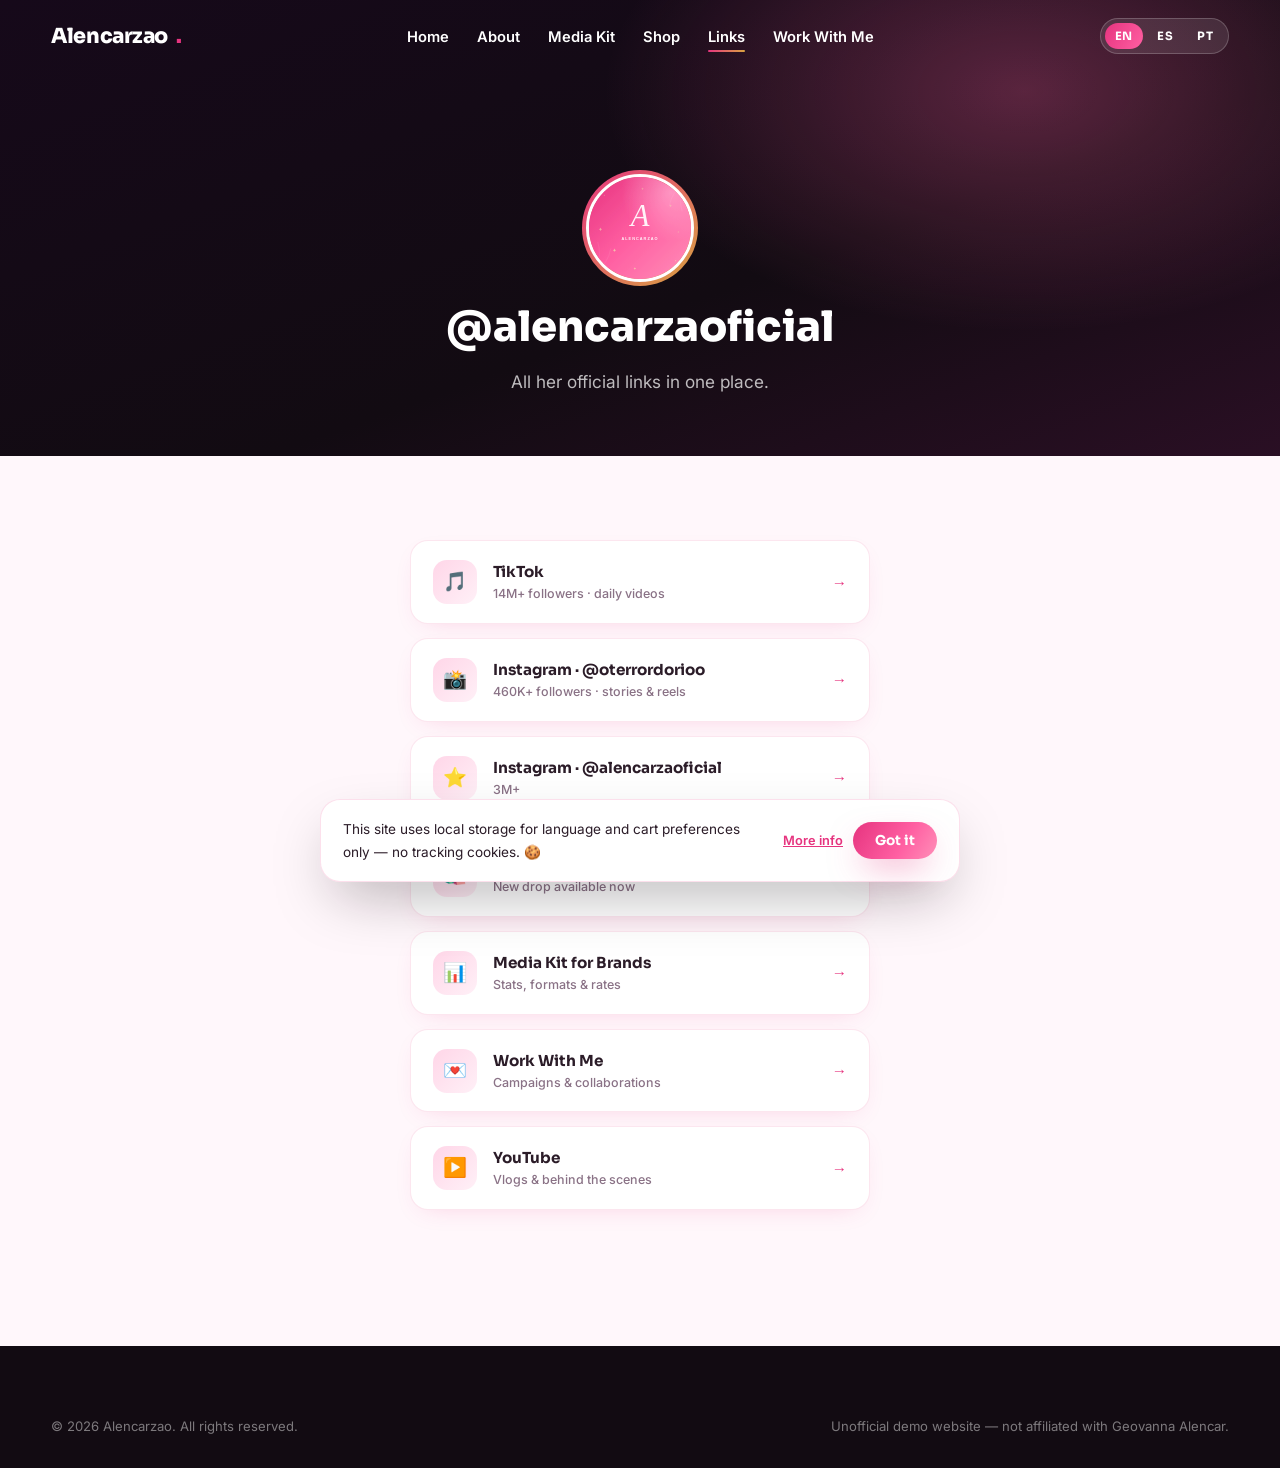
<file: links.html>
<!DOCTYPE html>
<html lang="en">
<head>
  <meta charset="UTF-8">
  <meta name="viewport" content="width=device-width, initial-scale=1.0">
  <title>Links — Alencarzao | @alencarzaoficial</title>
  <meta name="description" content="All of Alencarzao's official links in one place — TikTok, Instagram, merch store, media kit and contact.">
  <link rel="icon" href="data:image/svg+xml,<svg xmlns='http://www.w3.org/2000/svg' viewBox='0 0 100 100'><text y='.9em' font-size='90'>💖</text></svg>">
  <link rel="preconnect" href="https://fonts.googleapis.com">
  <link rel="preconnect" href="https://fonts.gstatic.com" crossorigin>
  <link href="https://fonts.googleapis.com/css2?family=Sora:wght@400;600;700;800&family=Inter:wght@400;500;600;700&family=Great+Vibes&display=swap" rel="stylesheet">
  <link rel="stylesheet" href="assets/css/style.css">
</head>
<body>
  <header class="site-header on-dark-header">
    <div class="container header-inner">
      <a href="index.html" class="logo">Alencarzao<span class="dot">.</span></a>
      <nav>
        <ul class="nav-links">
          <li><a href="index.html" data-i18n="nav.home">Home</a></li>
          <li><a href="about.html" data-i18n="nav.about">About</a></li>
          <li><a href="mediakit.html" data-i18n="nav.mediakit">Media Kit</a></li>
          <li><a href="shop.html" data-i18n="nav.shop">Shop</a></li>
          <li><a href="links.html" class="active" data-i18n="nav.links">Links</a></li>
          <li><a href="contact.html" data-i18n="nav.contact">Work With Me</a></li>
        </ul>
      </nav>
      <div class="header-actions">
        <div class="lang-switch">
          <button data-lang="en">EN</button>
          <button data-lang="es">ES</button>
          <button data-lang="pt">PT</button>
        </div>
        <button class="burger" aria-label="Menu"><span></span><span></span><span></span></button>
      </div>
    </div>
  </header>

  <section class="page-hero" style="padding-bottom:60px;">
    <div class="container">
      <div class="bio-avatar"><img src="assets/img/avatar.svg" alt="Alencarzao" data-photo-slot="avatar"></div>
      <h1 style="font-size:clamp(1.8rem,4vw,2.6rem);" data-i18n="links.hero.title">@alencarzaoficial</h1>
      <p data-i18n="links.hero.sub">All her official links in one place.</p>
    </div>
  </section>

  <section style="padding-top:50px;">
    <div class="container bio-wrap">
      <div class="bio-links">
        <a class="bio-link reveal" href="https://www.tiktok.com/@rigbylokaporradeira" target="_blank" rel="noopener">
          <span class="ic">🎵</span><div>TikTok<small data-i18n="links.tiktok.sub">14M+ followers · daily videos</small></div><span class="arr">→</span>
        </a>
        <a class="bio-link reveal reveal-d1" href="https://www.instagram.com/oterrordorioo/" target="_blank" rel="noopener">
          <span class="ic">📸</span><div>Instagram · @oterrordorioo<small data-i18n="links.ig.sub">460K+ followers · stories & reels</small></div><span class="arr">→</span>
        </a>
        <a class="bio-link reveal reveal-d2" href="https://www.instagram.com/alencarzaoficial/" target="_blank" rel="noopener">
          <span class="ic">⭐</span><div>Instagram · @alencarzaoficial<small>3M+</small></div><span class="arr">→</span>
        </a>
        <a class="bio-link reveal reveal-d2" href="shop.html">
          <span class="ic">🛍️</span><div><span data-i18n="links.shop">Official Merch Store</span><small data-i18n="links.shop.sub">New drop available now</small></div><span class="arr">→</span>
        </a>
        <a class="bio-link reveal reveal-d3" href="mediakit.html">
          <span class="ic">📊</span><div><span data-i18n="links.mk">Media Kit for Brands</span><small data-i18n="links.mk.sub">Stats, formats & rates</small></div><span class="arr">→</span>
        </a>
        <a class="bio-link reveal reveal-d3" href="contact.html">
          <span class="ic">💌</span><div><span data-i18n="links.contact">Work With Me</span><small data-i18n="links.contact.sub">Campaigns & collaborations</small></div><span class="arr">→</span>
        </a>
        <a class="bio-link reveal reveal-d3" href="#" >
          <span class="ic">▶️</span><div>YouTube<small data-i18n="links.yt.sub">Vlogs & behind the scenes</small></div><span class="arr">→</span>
        </a>
      </div>
    </div>
  </section>

  <footer class="site-footer" style="margin-top:40px;">
    <div class="container">
      <div class="footer-bottom" style="border:none; padding-top:0;">
        <span>© 2026 Alencarzao. <span data-i18n="footer.rights">All rights reserved.</span></span>
        <span data-i18n="footer.demo">Unofficial demo website — not affiliated with Geovanna Alencar.</span>
      </div>
    </div>
  </footer>

  <script src="assets/js/i18n.js"></script>
  <script src="assets/js/main.js"></script>
</body>
</html>
</file>
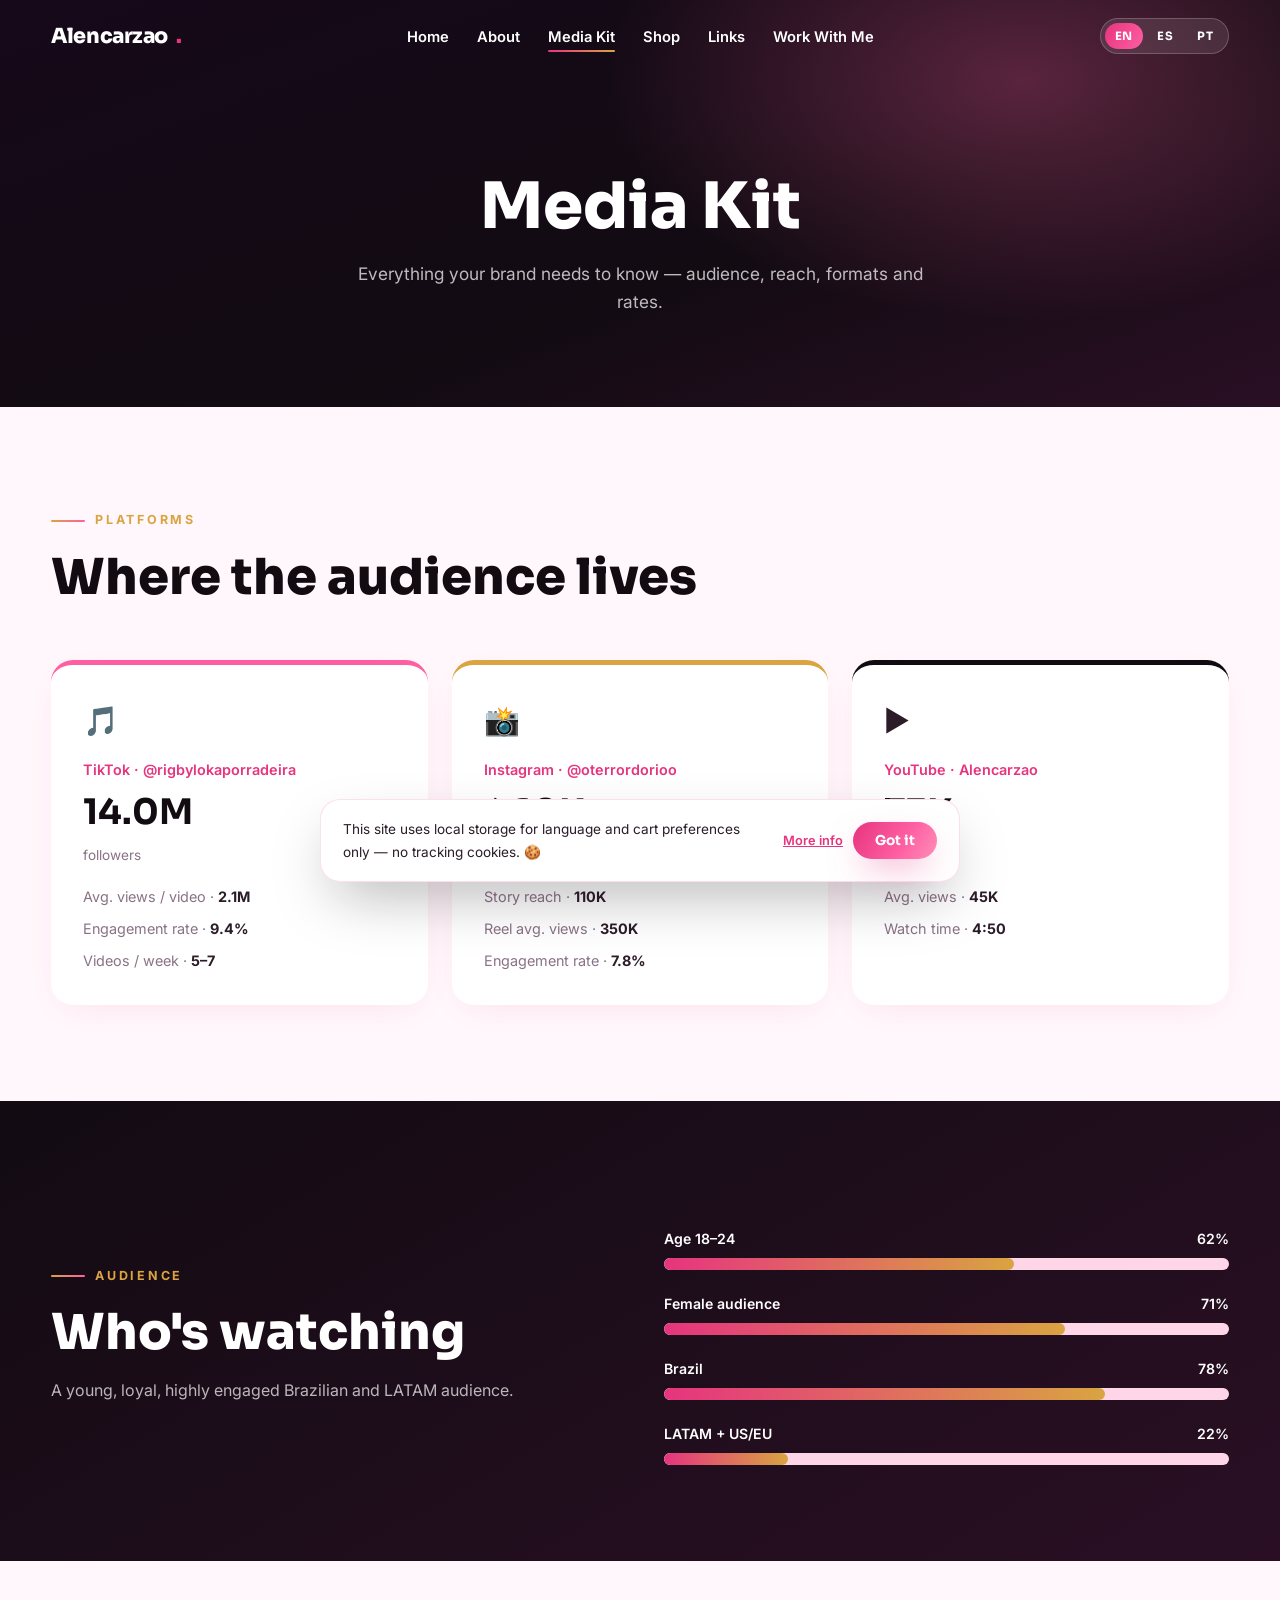
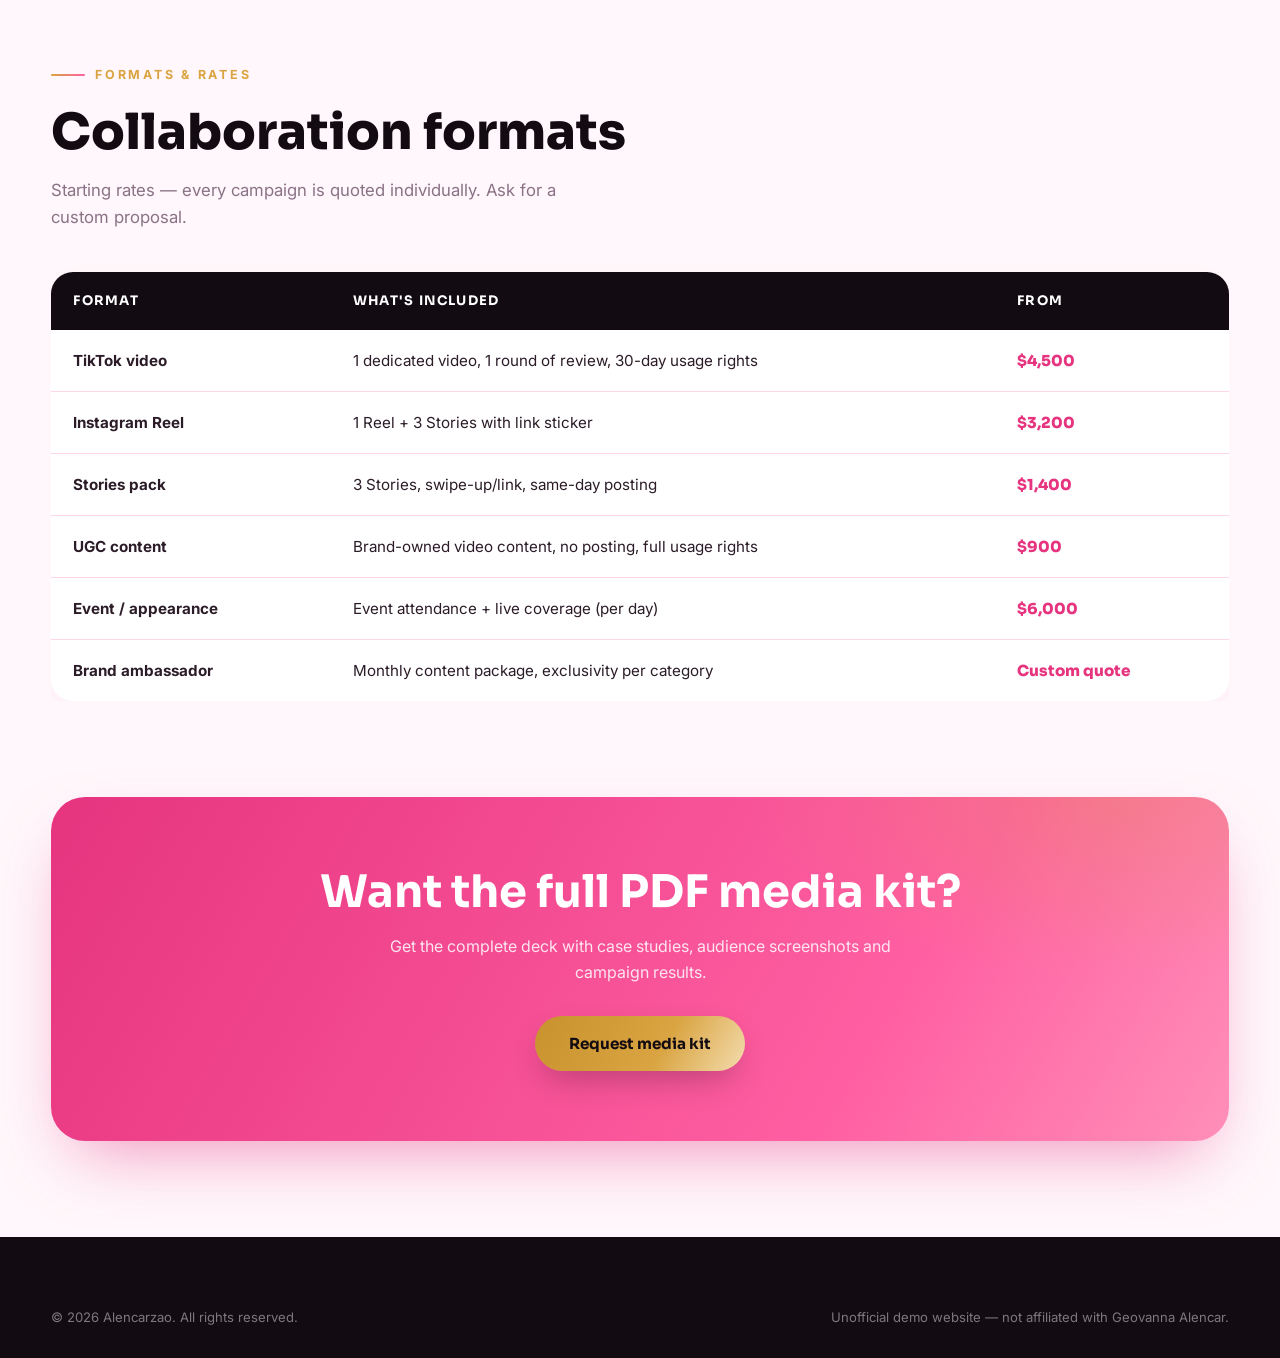
<file: mediakit.html>
<!DOCTYPE html>
<html lang="en">
<head>
  <meta charset="UTF-8">
  <meta name="viewport" content="width=device-width, initial-scale=1.0">
  <title>Media Kit — Alencarzao | Work With Brands</title>
  <meta name="description" content="Alencarzao media kit for brands — audience, reach, formats and rates. 14M+ TikTok, 460K+ Instagram.">
  <link rel="icon" href="data:image/svg+xml,<svg xmlns='http://www.w3.org/2000/svg' viewBox='0 0 100 100'><text y='.9em' font-size='90'>💖</text></svg>">
  <link rel="preconnect" href="https://fonts.googleapis.com">
  <link rel="preconnect" href="https://fonts.gstatic.com" crossorigin>
  <link href="https://fonts.googleapis.com/css2?family=Sora:wght@400;600;700;800&family=Inter:wght@400;500;600;700&family=Great+Vibes&display=swap" rel="stylesheet">
  <link rel="stylesheet" href="assets/css/style.css">
</head>
<body>
  <header class="site-header on-dark-header">
    <div class="container header-inner">
      <a href="index.html" class="logo">Alencarzao<span class="dot">.</span></a>
      <nav>
        <ul class="nav-links">
          <li><a href="index.html" data-i18n="nav.home">Home</a></li>
          <li><a href="about.html" data-i18n="nav.about">About</a></li>
          <li><a href="mediakit.html" class="active" data-i18n="nav.mediakit">Media Kit</a></li>
          <li><a href="shop.html" data-i18n="nav.shop">Shop</a></li>
          <li><a href="links.html" data-i18n="nav.links">Links</a></li>
          <li><a href="contact.html" data-i18n="nav.contact">Work With Me</a></li>
        </ul>
      </nav>
      <div class="header-actions">
        <div class="lang-switch">
          <button data-lang="en">EN</button>
          <button data-lang="es">ES</button>
          <button data-lang="pt">PT</button>
        </div>
        <button class="burger" aria-label="Menu"><span></span><span></span><span></span></button>
      </div>
    </div>
  </header>

  <section class="page-hero">
    <div class="container">
      <h1 data-i18n="mk.hero.title">Media Kit</h1>
      <p data-i18n="mk.hero.sub">Everything your brand needs to know — audience, reach, formats and rates.</p>
    </div>
  </section>

  <!-- Platforms -->
  <section>
    <div class="container">
      <div class="reveal">
        <span class="eyebrow" data-i18n="mk.platforms.eyebrow">Platforms</span>
        <h2 class="section-title" data-i18n="mk.platforms.title">Where the audience lives</h2>
      </div>
      <div class="mk-platforms">
        <div class="mk-card reveal">
          <div class="mk-icon">🎵</div>
          <span class="mk-handle">TikTok · @rigbylokaporradeira</span>
          <b class="mk-num">14.0M</b>
          <span style="color:var(--muted); font-size:.85rem;" data-i18n="mk.followers">followers</span>
          <ul>
            <li><span data-i18n="mk.tiktok.s1">Avg. views / video</span> · <b>2.1M</b></li>
            <li><span data-i18n="mk.tiktok.s2">Engagement rate</span> · <b>9.4%</b></li>
            <li><span data-i18n="mk.tiktok.s3">Videos / week</span> · <b>5–7</b></li>
          </ul>
        </div>
        <div class="mk-card gold reveal reveal-d1">
          <div class="mk-icon">📸</div>
          <span class="mk-handle">Instagram · @oterrordorioo</span>
          <b class="mk-num">460K</b>
          <span style="color:var(--muted); font-size:.85rem;" data-i18n="mk.followers">followers</span>
          <ul>
            <li><span data-i18n="mk.ig.s1">Story reach</span> · <b>110K</b></li>
            <li><span data-i18n="mk.ig.s2">Reel avg. views</span> · <b>350K</b></li>
            <li><span data-i18n="mk.ig.s3">Engagement rate</span> · <b>7.8%</b></li>
          </ul>
        </div>
        <div class="mk-card dark reveal reveal-d2">
          <div class="mk-icon">▶️</div>
          <span class="mk-handle">YouTube · Alencarzao</span>
          <b class="mk-num">73K</b>
          <span style="color:var(--muted); font-size:.85rem;" data-i18n="mk.followers">followers</span>
          <ul>
            <li><span data-i18n="mk.yt.s2">Avg. views</span> · <b>45K</b></li>
            <li><span data-i18n="mk.yt.s3">Watch time</span> · <b>4:50</b></li>
          </ul>
        </div>
      </div>
    </div>
  </section>

  <!-- Audience -->
  <section class="stats-band">
    <div class="container grid-2">
      <div class="reveal">
        <span class="eyebrow" data-i18n="mk.audience.eyebrow">Audience</span>
        <h2 class="section-title" style="color:#fff;" data-i18n="mk.audience.title">Who's watching</h2>
        <p style="color:rgba(255,255,255,.7);" data-i18n="mk.audience.sub">A young, loyal, highly engaged Brazilian and LATAM audience.</p>
      </div>
      <div class="audience-bars reveal reveal-d1" style="color:#fff;">
        <div class="a-bar"><label><span data-i18n="mk.aud.age">Age 18–24</span><span>62%</span></label><div class="bar"><i data-w="62"></i></div></div>
        <div class="a-bar"><label><span data-i18n="mk.aud.women">Female audience</span><span>71%</span></label><div class="bar"><i data-w="71"></i></div></div>
        <div class="a-bar"><label><span data-i18n="mk.aud.brazil">Brazil</span><span>78%</span></label><div class="bar"><i data-w="78"></i></div></div>
        <div class="a-bar"><label><span data-i18n="mk.aud.latam">LATAM + US/EU</span><span>22%</span></label><div class="bar"><i data-w="22"></i></div></div>
      </div>
    </div>
  </section>

  <!-- Formats & rates -->
  <section>
    <div class="container">
      <div class="reveal">
        <span class="eyebrow" data-i18n="mk.formats.eyebrow">Formats & rates</span>
        <h2 class="section-title" data-i18n="mk.formats.title">Collaboration formats</h2>
        <p class="section-sub" data-i18n="mk.formats.sub">Starting rates — every campaign is quoted individually.</p>
      </div>
      <div class="reveal" style="overflow-x:auto;">
        <table class="rate-table">
          <thead><tr>
            <th data-i18n="mk.table.format">Format</th>
            <th data-i18n="mk.table.desc">What's included</th>
            <th data-i18n="mk.table.rate">From</th>
          </tr></thead>
          <tbody>
            <tr><td><b data-i18n="mk.row1.f">TikTok video</b></td><td data-i18n="mk.row1.d">1 dedicated video, 1 round of review, 30-day usage rights</td><td class="price">$4,500</td></tr>
            <tr><td><b data-i18n="mk.row2.f">Instagram Reel</b></td><td data-i18n="mk.row2.d">1 Reel + 3 Stories with link sticker</td><td class="price">$3,200</td></tr>
            <tr><td><b data-i18n="mk.row3.f">Stories pack</b></td><td data-i18n="mk.row3.d">3 Stories, swipe-up/link, same-day posting</td><td class="price">$1,400</td></tr>
            <tr><td><b data-i18n="mk.row4.f">UGC content</b></td><td data-i18n="mk.row4.d">Brand-owned video content, no posting, full usage rights</td><td class="price">$900</td></tr>
            <tr><td><b data-i18n="mk.row5.f">Event / appearance</b></td><td data-i18n="mk.row5.d">Event attendance + live coverage (per day)</td><td class="price">$6,000</td></tr>
            <tr><td><b data-i18n="mk.row6.f">Brand ambassador</b></td><td data-i18n="mk.row6.d">Monthly content package, exclusivity per category</td><td class="price" data-i18n="mk.custom">Custom quote</td></tr>
          </tbody>
        </table>
      </div>
    </div>
  </section>

  <section style="padding-top:0;">
    <div class="container">
      <div class="cta-banner reveal">
        <h2 data-i18n="mk.cta.title">Want the full PDF media kit?</h2>
        <p data-i18n="mk.cta.text">Get the complete deck with case studies, audience screenshots and campaign results.</p>
        <a href="contact.html" class="btn btn-gold" data-i18n="mk.cta.btn">Request media kit</a>
      </div>
    </div>
  </section>

  <footer class="site-footer">
    <div class="container">
      <div class="footer-bottom" style="border:none; padding-top:0;">
        <span>© 2026 Alencarzao. <span data-i18n="footer.rights">All rights reserved.</span></span>
        <span data-i18n="footer.demo">Unofficial demo website — not affiliated with Geovanna Alencar.</span>
      </div>
    </div>
  </footer>

  <script src="assets/js/i18n.js"></script>
  <script src="assets/js/main.js"></script>
</body>
</html>
</file>
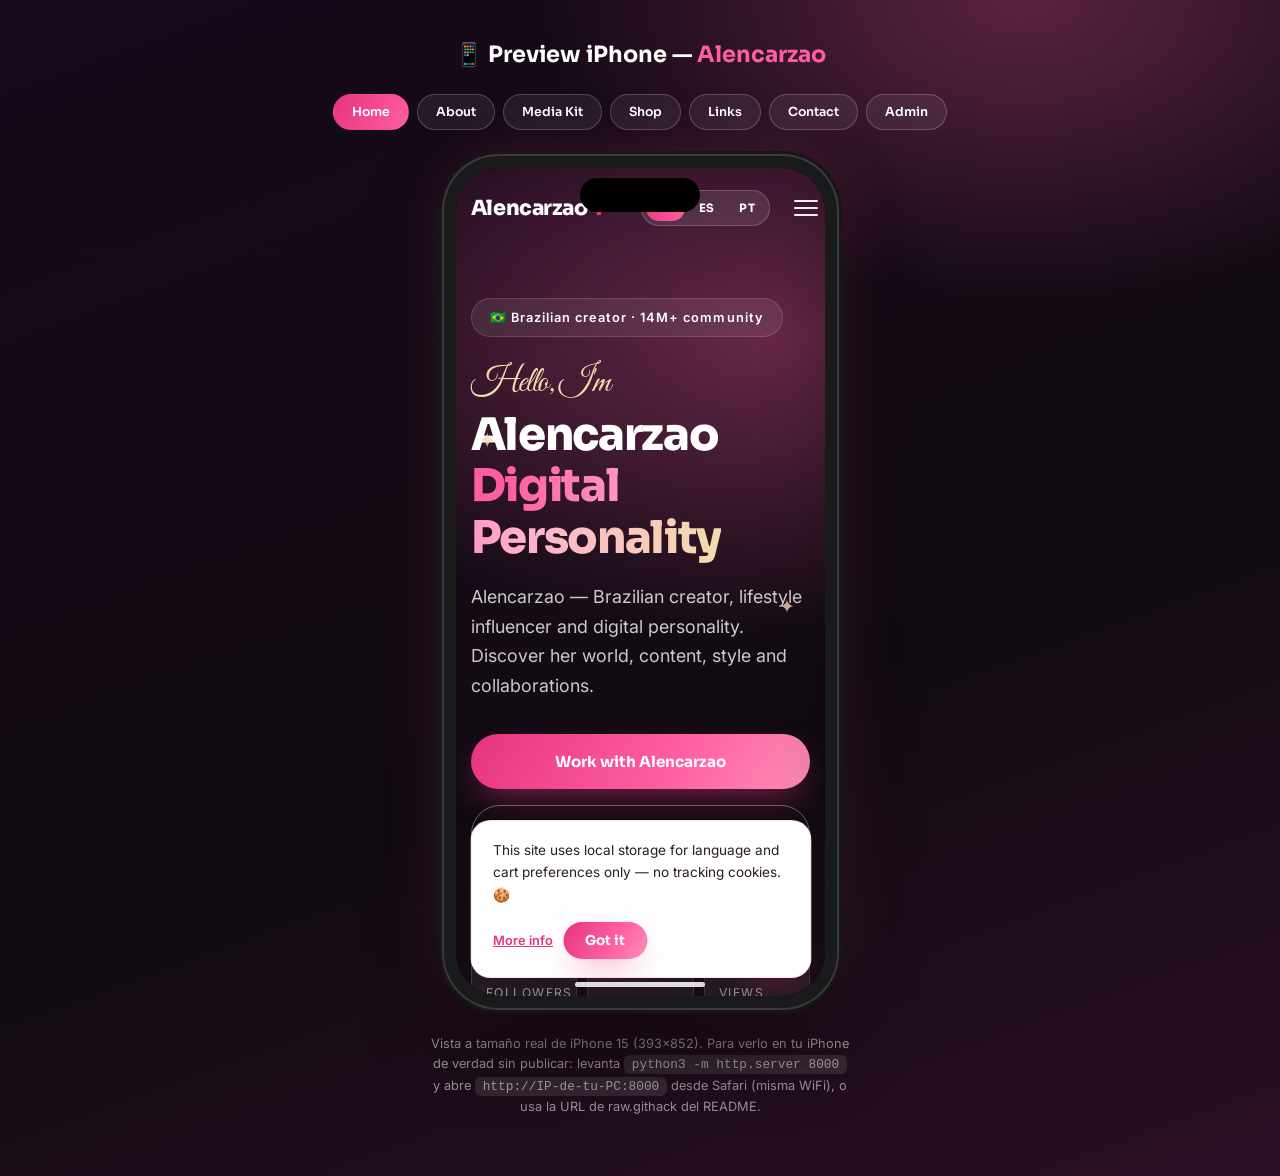
<file: preview-iphone.html>
<!DOCTYPE html>
<html lang="es">
<head>
  <meta charset="UTF-8">
  <meta name="viewport" content="width=device-width, initial-scale=1.0">
  <title>📱 Preview iPhone — Alencarzao</title>
  <link href="https://fonts.googleapis.com/css2?family=Sora:wght@600;800&family=Inter:wght@400;600&display=swap" rel="stylesheet">
  <style>
    * { margin: 0; padding: 0; box-sizing: border-box; }
    body {
      font-family: 'Inter', sans-serif; min-height: 100vh;
      display: flex; flex-direction: column; align-items: center; gap: 26px; padding: 40px 20px 60px;
      background: radial-gradient(800px 500px at 80% 0%, rgba(255,95,162,.3), transparent 60%),
                  linear-gradient(160deg, #16091a, #120b12 60%, #2a0f24);
      color: #fff;
    }
    h1 { font-family: 'Sora', sans-serif; font-size: 1.4rem; }
    h1 span { color: #ff5fa2; }
    .pages { display: flex; gap: 8px; flex-wrap: wrap; justify-content: center; }
    .pages button {
      font-family: 'Sora', sans-serif; font-weight: 600; font-size: .78rem; cursor: pointer;
      padding: 9px 18px; border-radius: 999px; border: 1px solid rgba(255,255,255,.2);
      background: rgba(255,255,255,.07); color: #fff; transition: .2s;
    }
    .pages button:hover { border-color: #ff5fa2; }
    .pages button.active { background: linear-gradient(120deg, #e6347f, #ff5fa2); border-color: transparent; }

    /* iPhone 15 Pro frame — 393×852 logical px */
    .iphone {
      width: 393px; height: 852px; flex-shrink: 0;
      border-radius: 55px; padding: 12px; background: #1a1a1c;
      box-shadow: 0 0 0 2px #3a3a3c, 0 0 0 5px #161618, 0 40px 90px -20px rgba(0,0,0,.8), 0 0 80px -30px rgba(255,95,162,.5);
      position: relative;
    }
    .iphone::before { /* dynamic island */
      content: ""; position: absolute; top: 22px; left: 50%; transform: translateX(-50%);
      width: 120px; height: 34px; border-radius: 20px; background: #000; z-index: 10;
    }
    .iphone::after { /* home indicator */
      content: ""; position: absolute; bottom: 21px; left: 50%; transform: translateX(-50%);
      width: 130px; height: 5px; border-radius: 3px; background: rgba(255,255,255,.85); z-index: 10; pointer-events: none;
    }
    .screen { width: 100%; height: 100%; border-radius: 44px; overflow: hidden; background: #000; }
    .screen iframe { width: 100%; height: 100%; border: none; }
    .hint { color: rgba(255,255,255,.55); font-size: .8rem; max-width: 420px; text-align: center; line-height: 1.6; }
    .hint code { background: rgba(255,255,255,.1); padding: 2px 8px; border-radius: 6px; }
    @media (max-width: 460px) {
      .iphone { transform: scale(.85); transform-origin: top center; margin-bottom: -120px; }
    }
  </style>
</head>
<body>
  <h1>📱 Preview iPhone — <span>Alencarzao</span></h1>
  <div class="pages">
    <button class="active" data-p="index.html">Home</button>
    <button data-p="about.html">About</button>
    <button data-p="mediakit.html">Media Kit</button>
    <button data-p="shop.html">Shop</button>
    <button data-p="links.html">Links</button>
    <button data-p="contact.html">Contact</button>
    <button data-p="admin/index.html">Admin</button>
  </div>
  <div class="iphone"><div class="screen"><iframe id="frame" src="index.html" title="Site preview"></iframe></div></div>
  <p class="hint">Vista a tamaño real de iPhone 15 (393×852). Para verlo en tu iPhone de verdad sin publicar: levanta <code>python3 -m http.server 8000</code> y abre <code>http://IP-de-tu-PC:8000</code> desde Safari (misma WiFi), o usa la URL de raw.githack del README.</p>
  <script>
    document.querySelectorAll(".pages button").forEach(b => b.addEventListener("click", () => {
      document.querySelectorAll(".pages button").forEach(x => x.classList.remove("active"));
      b.classList.add("active");
      document.getElementById("frame").src = b.dataset.p;
    }));
  </script>
</body>
</html>
</file>
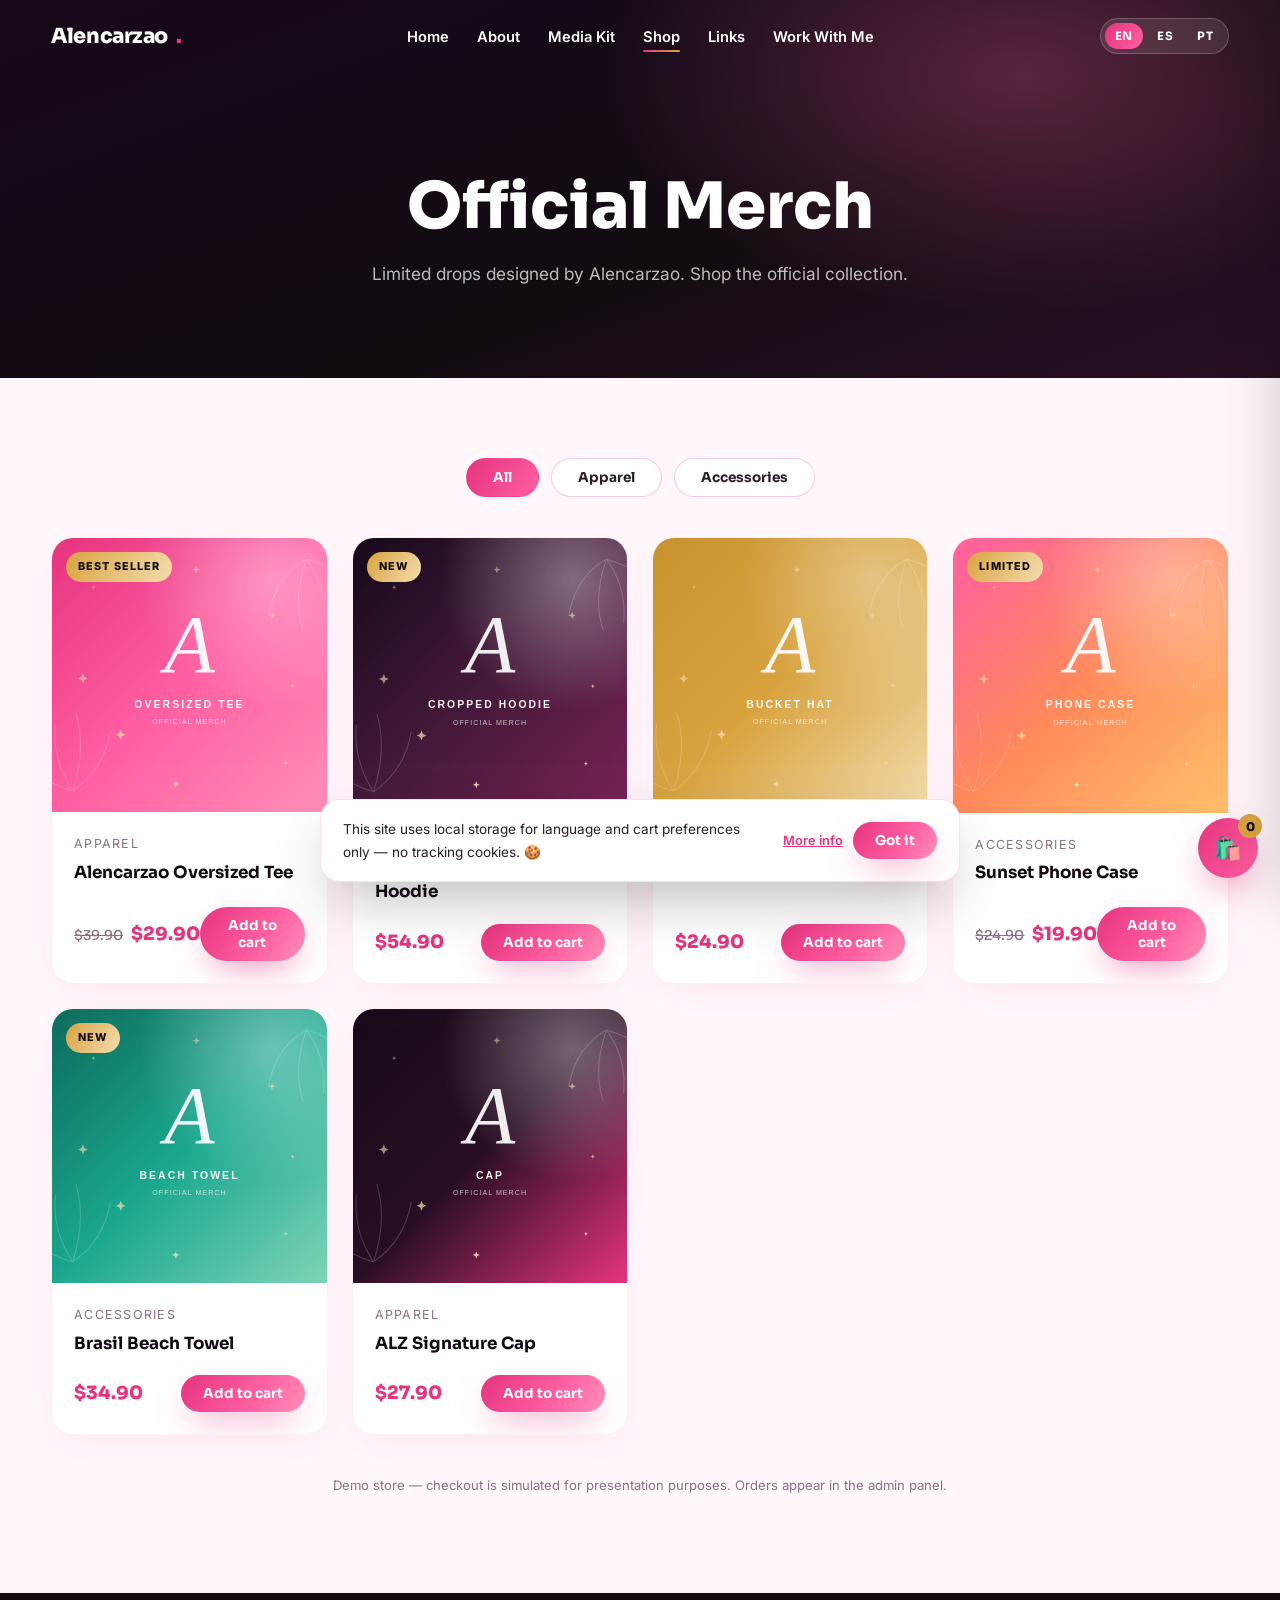
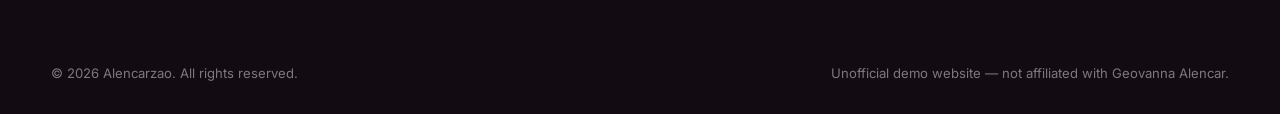
<file: shop.html>
<!DOCTYPE html>
<html lang="en">
<head>
  <meta charset="UTF-8">
  <meta name="viewport" content="width=device-width, initial-scale=1.0">
  <title>Official Merch — Alencarzao | Shop</title>
  <meta name="description" content="Shop Alencarzao's official merch — limited drops designed by the creator, made with love in Brasil.">
  <link rel="icon" href="data:image/svg+xml,<svg xmlns='http://www.w3.org/2000/svg' viewBox='0 0 100 100'><text y='.9em' font-size='90'>💖</text></svg>">
  <link rel="preconnect" href="https://fonts.googleapis.com">
  <link rel="preconnect" href="https://fonts.gstatic.com" crossorigin>
  <link href="https://fonts.googleapis.com/css2?family=Sora:wght@400;600;700;800&family=Inter:wght@400;500;600;700&family=Great+Vibes&display=swap" rel="stylesheet">
  <link rel="stylesheet" href="assets/css/style.css">
  <style>
    .shop-filters { display:flex; gap:12px; justify-content:center; margin-top:40px; flex-wrap:wrap; }
    .shop-filters button {
      border:1.5px solid rgba(230,52,127,.25); background:#fff; color:var(--ink);
      padding:10px 26px; border-radius:999px; font-family:var(--font-head); font-weight:700; font-size:.85rem; cursor:pointer; transition:.25s;
    }
    .shop-filters button.active, .shop-filters button:hover { background:linear-gradient(120deg,var(--pink-deep),var(--pink)); color:#fff; border-color:transparent; }
    .demo-note { text-align:center; color:var(--muted); font-size:.82rem; margin-top:40px; }
  </style>
</head>
<body>
  <header class="site-header on-dark-header">
    <div class="container header-inner">
      <a href="index.html" class="logo">Alencarzao<span class="dot">.</span></a>
      <nav>
        <ul class="nav-links">
          <li><a href="index.html" data-i18n="nav.home">Home</a></li>
          <li><a href="about.html" data-i18n="nav.about">About</a></li>
          <li><a href="mediakit.html" data-i18n="nav.mediakit">Media Kit</a></li>
          <li><a href="shop.html" class="active" data-i18n="nav.shop">Shop</a></li>
          <li><a href="links.html" data-i18n="nav.links">Links</a></li>
          <li><a href="contact.html" data-i18n="nav.contact">Work With Me</a></li>
        </ul>
      </nav>
      <div class="header-actions">
        <div class="lang-switch">
          <button data-lang="en">EN</button>
          <button data-lang="es">ES</button>
          <button data-lang="pt">PT</button>
        </div>
        <button class="burger" aria-label="Menu"><span></span><span></span><span></span></button>
      </div>
    </div>
  </header>

  <section class="page-hero">
    <div class="container">
      <h1 data-i18n="shopp.hero.title">Official Merch</h1>
      <p data-i18n="shopp.hero.sub">Limited drops designed by Alencarzao. Shop the official collection.</p>
    </div>
  </section>

  <section style="padding-top:40px;">
    <div class="container">
      <div class="shop-filters">
        <button class="active" data-filter="all" data-i18n="shopp.all">All</button>
        <button data-filter="apparel" data-i18n="shopp.apparel">Apparel</button>
        <button data-filter="accessories" data-i18n="shopp.accessories">Accessories</button>
      </div>
      <div class="grid-4" id="shop-products" style="margin-top:40px;"></div>
      <p class="demo-note" data-i18n="shopp.note">Demo store — checkout is simulated for presentation purposes.</p>
    </div>
  </section>

  <footer class="site-footer">
    <div class="container">
      <div class="footer-bottom" style="border:none; padding-top:0;">
        <span>© 2026 Alencarzao. <span data-i18n="footer.rights">All rights reserved.</span></span>
        <span data-i18n="footer.demo">Unofficial demo website — not affiliated with Geovanna Alencar.</span>
      </div>
    </div>
  </footer>

  <!-- Cart -->
  <button class="cart-fab" aria-label="Cart">🛍️<span class="cart-count">0</span></button>
  <div class="drawer-backdrop"></div>
  <aside class="cart-drawer">
    <div class="cart-head"><h3 data-i18n="cart.title">Your cart</h3><button class="cart-close">✕</button></div>
    <div class="cart-items"></div>
    <div class="cart-foot">
      <div class="cart-total"><span data-i18n="cart.total">Total</span><b>$0.00</b></div>
      <button class="btn btn-primary cart-checkout-btn" data-i18n="cart.checkout">Checkout</button>
    </div>
  </aside>

  <script src="assets/js/i18n.js"></script>
  <script src="assets/js/main.js"></script>
  <script>
    let currentFilter = "all";
    function refresh() { renderProducts("#shop-products", currentFilter); }
    document.addEventListener("DOMContentLoaded", () => {
      refresh();
      document.querySelectorAll(".shop-filters button").forEach(b => b.addEventListener("click", () => {
        document.querySelectorAll(".shop-filters button").forEach(x => x.classList.remove("active"));
        b.classList.add("active");
        currentFilter = b.dataset.filter;
        refresh();
      }));
    });
    document.addEventListener("langchange", refresh);
  </script>
</body>
</html>
</file>
<file: assets/css/style.css>
/* ============================================================
   ALENCARZAO — Official Site
   Premium feminine Brazilian aesthetic: pink / white / black / soft gold
   ============================================================ */

:root {
  --pink: #ff5fa2;
  --pink-deep: #e6347f;
  --pink-soft: #ffd6e8;
  --pink-bg: #fff7fb;
  --gold: #d9a441;
  --gold-soft: #f3dcae;
  --black: #120b12;
  --black-soft: #1d141d;
  --white: #ffffff;
  --ink: #2b1c28;
  --muted: #8a7286;
  --radius: 22px;
  --shadow: 0 18px 50px -18px rgba(230, 52, 127, .25);
  --shadow-dark: 0 24px 60px -20px rgba(0, 0, 0, .55);
  --font-head: 'Sora', sans-serif;
  --font-body: 'Inter', sans-serif;
  --font-script: 'Great Vibes', cursive;
}

* { margin: 0; padding: 0; box-sizing: border-box; }

html { scroll-behavior: smooth; }

body {
  font-family: var(--font-body);
  color: var(--ink);
  background: var(--pink-bg);
  line-height: 1.65;
  overflow-x: hidden;
}

img, svg { max-width: 100%; display: block; }

h1, h2, h3, h4 { font-family: var(--font-head); line-height: 1.15; color: var(--black); }

a { color: inherit; text-decoration: none; }

.container { width: min(1180px, 92%); margin: 0 auto; }

section { padding: 96px 0; position: relative; }

/* ---------- Utility ---------- */
.script { font-family: var(--font-script); color: var(--pink-deep); font-weight: 400; }
.eyebrow {
  display: inline-flex; align-items: center; gap: 10px;
  font-size: .78rem; font-weight: 700; letter-spacing: .22em;
  text-transform: uppercase; color: var(--gold);
  margin-bottom: 18px;
}
.eyebrow::before { content: ""; width: 34px; height: 2px; background: linear-gradient(90deg, var(--gold), var(--pink)); border-radius: 2px; }

.section-title { font-size: clamp(2rem, 4.4vw, 3.1rem); font-weight: 800; margin-bottom: 16px; }
.section-sub { color: var(--muted); max-width: 560px; font-size: 1.05rem; }

.center { text-align: center; }
.center .section-sub { margin: 0 auto; }
.center .eyebrow::before { display: none; }

/* ---------- Buttons ---------- */
.btn {
  display: inline-flex; align-items: center; justify-content: center; gap: 10px;
  padding: 15px 34px; border-radius: 999px;
  font-family: var(--font-head); font-weight: 700; font-size: .95rem;
  cursor: pointer; border: none; transition: transform .25s ease, box-shadow .25s ease, background .25s ease;
}
.btn:active { transform: scale(.97); }
.btn-primary {
  background: linear-gradient(120deg, var(--pink-deep), var(--pink) 60%, #ff8fb8);
  color: #fff; box-shadow: 0 14px 34px -10px rgba(230, 52, 127, .55);
}
.btn-primary:hover { transform: translateY(-3px); box-shadow: 0 20px 40px -10px rgba(230, 52, 127, .6); }
.btn-gold {
  background: linear-gradient(120deg, #c8922e, var(--gold) 60%, var(--gold-soft));
  color: var(--black); box-shadow: 0 14px 34px -12px rgba(217, 164, 65, .55);
}
.btn-gold:hover { transform: translateY(-3px); }
.btn-ghost {
  background: transparent; color: var(--black);
  border: 1.5px solid rgba(18, 11, 18, .25);
}
.btn-ghost:hover { border-color: var(--pink-deep); color: var(--pink-deep); transform: translateY(-3px); }
.btn-ghost.on-dark { color: #fff; border-color: rgba(255, 255, 255, .35); }
.btn-ghost.on-dark:hover { border-color: var(--pink); color: var(--pink-soft); }
.btn-sm { padding: 10px 22px; font-size: .85rem; }

/* ---------- Header ---------- */
.site-header {
  position: fixed; inset: 0 0 auto 0; z-index: 100;
  transition: background .35s ease, box-shadow .35s ease, padding .35s ease;
  padding: 18px 0;
}
.site-header.scrolled {
  background: rgba(255, 255, 255, .88);
  backdrop-filter: blur(14px); -webkit-backdrop-filter: blur(14px);
  box-shadow: 0 8px 30px -12px rgba(230, 52, 127, .18);
  padding: 10px 0;
}
.header-inner { display: flex; align-items: center; justify-content: space-between; gap: 20px; }

.logo { font-family: var(--font-head); font-weight: 800; font-size: 1.3rem; letter-spacing: -.02em; color: var(--black); display: flex; align-items: center; gap: 8px; }
.logo .dot { color: var(--pink-deep); }
.on-dark-header .logo, .on-dark-header .nav-links a { color: #fff; }
.site-header.scrolled .logo, .site-header.scrolled .nav-links a { color: var(--black); }

.nav-links { display: flex; align-items: center; gap: 28px; list-style: none; }
.nav-links a { font-size: .92rem; font-weight: 600; position: relative; padding: 4px 0; }
.nav-links a::after {
  content: ""; position: absolute; left: 0; bottom: -2px; width: 0; height: 2px;
  background: linear-gradient(90deg, var(--pink-deep), var(--gold)); border-radius: 2px; transition: width .3s ease;
}
.nav-links a:hover::after, .nav-links a.active::after { width: 100%; }

.header-actions { display: flex; align-items: center; gap: 14px; }

/* Language switcher */
.lang-switch { display: flex; gap: 4px; background: rgba(255, 255, 255, .6); border: 1px solid rgba(230, 52, 127, .18); border-radius: 999px; padding: 4px; }
.on-dark-header .lang-switch { background: rgba(255, 255, 255, .1); border-color: rgba(255, 255, 255, .2); }
.site-header.scrolled .lang-switch { background: rgba(255, 255, 255, .7); border-color: rgba(230, 52, 127, .18); }
.lang-switch button {
  border: none; background: transparent; cursor: pointer;
  font-family: var(--font-head); font-size: .72rem; font-weight: 700;
  padding: 6px 10px; border-radius: 999px; color: inherit; letter-spacing: .06em;
}
.on-dark-header .lang-switch button { color: #fff; }
.site-header.scrolled .lang-switch button { color: var(--ink); }
.lang-switch button.active { background: linear-gradient(120deg, var(--pink-deep), var(--pink)); color: #fff !important; }

.burger { display: none; width: 44px; height: 44px; border: none; background: transparent; cursor: pointer; z-index: 120; }
.burger span { display: block; width: 24px; height: 2px; margin: 5px auto; background: currentColor; border-radius: 2px; transition: .3s; color: var(--black); }
.on-dark-header .burger span { background: #fff; }
.site-header.scrolled .burger span { background: var(--black); }
.burger.open span:nth-child(1) { transform: translateY(7px) rotate(45deg); }
.burger.open span:nth-child(2) { opacity: 0; }
.burger.open span:nth-child(3) { transform: translateY(-7px) rotate(-45deg); }

/* ---------- Hero ---------- */
.hero {
  min-height: 100svh; display: flex; align-items: center;
  background:
    radial-gradient(900px 500px at 85% 12%, rgba(255, 95, 162, .35), transparent 60%),
    radial-gradient(700px 460px at 8% 85%, rgba(217, 164, 65, .22), transparent 60%),
    linear-gradient(160deg, #16091a 0%, var(--black) 45%, #2a0f24 100%);
  color: #fff; padding: 140px 0 90px; overflow: hidden;
}
.hero .container { display: grid; grid-template-columns: 1.05fr .95fr; gap: 56px; align-items: center; }

.hero-kicker {
  display: inline-flex; align-items: center; gap: 10px;
  background: rgba(255, 255, 255, .08); border: 1px solid rgba(255, 255, 255, .14);
  padding: 8px 18px; border-radius: 999px; font-size: .8rem; font-weight: 600; letter-spacing: .08em;
  margin-bottom: 26px; backdrop-filter: blur(6px);
}
.hero-kicker .flag { font-size: 1rem; }

.hero h1 { color: #fff; font-size: clamp(2.8rem, 6.5vw, 4.6rem); font-weight: 800; letter-spacing: -.03em; margin-bottom: 8px; }
.hero h1 .script { display: block; font-size: clamp(2.2rem, 5vw, 3.4rem); color: var(--gold-soft); margin-bottom: 6px; }
.hero h1 em { font-style: normal; background: linear-gradient(90deg, var(--pink) 10%, #ffb1cf 50%, var(--gold-soft)); -webkit-background-clip: text; background-clip: text; -webkit-text-fill-color: transparent; }

.hero-sub { color: rgba(255, 255, 255, .78); font-size: 1.12rem; max-width: 520px; margin: 18px 0 34px; }

.hero-ctas { display: flex; flex-wrap: wrap; gap: 16px; margin-bottom: 44px; }

.hero-stats { display: flex; gap: 14px; flex-wrap: wrap; }
.stat-pill {
  background: rgba(255, 255, 255, .07); border: 1px solid rgba(255, 255, 255, .13);
  border-radius: 18px; padding: 14px 22px; backdrop-filter: blur(8px); min-width: 128px;
}
.stat-pill b { display: block; font-family: var(--font-head); font-size: 1.5rem; color: #fff; }
.stat-pill span { font-size: .76rem; letter-spacing: .12em; text-transform: uppercase; color: rgba(255, 255, 255, .6); }
.stat-pill b .plus { color: var(--pink); }

.hero-visual { position: relative; }
.hero-photo {
  border-radius: 30px; overflow: hidden; box-shadow: var(--shadow-dark);
  transform: rotate(2.5deg); border: 1px solid rgba(255, 255, 255, .15);
}
.hero-photo img { width: 100%; aspect-ratio: 4 / 5; object-fit: cover; }
.float-card {
  position: absolute; background: rgba(255, 255, 255, .95); color: var(--ink);
  border-radius: 18px; padding: 14px 18px; box-shadow: var(--shadow);
  display: flex; align-items: center; gap: 12px; font-weight: 600; font-size: .88rem;
  animation: floaty 5s ease-in-out infinite;
}
.float-card .ic { width: 38px; height: 38px; border-radius: 12px; display: grid; place-items: center; font-size: 1.1rem; background: linear-gradient(135deg, var(--pink-soft), #ffeaf3); }
.float-card small { display: block; color: var(--muted); font-weight: 500; font-size: .74rem; }
.fc-1 { top: 6%; left: -8%; animation-delay: 0s; }
.fc-2 { bottom: 14%; right: -7%; animation-delay: 1.4s; }
.fc-3 { bottom: -4%; left: 4%; animation-delay: 2.6s; }

@keyframes floaty { 0%, 100% { transform: translateY(0); } 50% { transform: translateY(-12px); } }

.hero-scroll { position: absolute; bottom: 26px; left: 50%; transform: translateX(-50%); color: rgba(255,255,255,.5); font-size: .72rem; letter-spacing: .25em; text-transform: uppercase; animation: floaty 3s ease-in-out infinite; }

/* sparkle decorations */
.sparkle { position: absolute; color: var(--gold-soft); opacity: .8; animation: spark 4s ease-in-out infinite; pointer-events: none; }
@keyframes spark { 0%, 100% { transform: scale(.7) rotate(0deg); opacity: .35; } 50% { transform: scale(1.15) rotate(18deg); opacity: .95; } }

/* ---------- Marquee ---------- */
.marquee { background: linear-gradient(90deg, var(--pink-deep), var(--pink) 50%, var(--gold)); padding: 16px 0; overflow: hidden; }
.marquee-track { display: flex; gap: 48px; white-space: nowrap; animation: marquee 26s linear infinite; width: max-content; }
.marquee-track span { color: #fff; font-family: var(--font-head); font-weight: 700; font-size: .95rem; letter-spacing: .14em; text-transform: uppercase; display: inline-flex; align-items: center; gap: 48px; }
.marquee-track span::after { content: "✦"; color: rgba(255, 255, 255, .8); }
@keyframes marquee { to { transform: translateX(-50%); } }

/* ---------- Cards / grids ---------- */
.grid-3 { display: grid; grid-template-columns: repeat(3, 1fr); gap: 28px; margin-top: 54px; }
.grid-4 { display: grid; grid-template-columns: repeat(4, 1fr); gap: 24px; margin-top: 54px; }
.grid-2 { display: grid; grid-template-columns: 1fr 1fr; gap: 48px; align-items: center; }

.card {
  background: #fff; border-radius: var(--radius); padding: 34px 30px;
  box-shadow: 0 10px 36px -16px rgba(230, 52, 127, .16);
  border: 1px solid rgba(230, 52, 127, .08);
  transition: transform .3s ease, box-shadow .3s ease;
}
.card:hover { transform: translateY(-8px); box-shadow: var(--shadow); }
.card .ic {
  width: 56px; height: 56px; border-radius: 18px; display: grid; place-items: center;
  font-size: 1.5rem; margin-bottom: 20px;
  background: linear-gradient(135deg, var(--pink-soft), #fff0f7);
  border: 1px solid rgba(230, 52, 127, .12);
}
.card h3 { font-size: 1.18rem; margin-bottom: 10px; }
.card p { color: var(--muted); font-size: .95rem; }

/* ---------- Gallery ---------- */
.gallery-grid { display: grid; grid-template-columns: repeat(4, 1fr); gap: 18px; margin-top: 54px; }
.g-item { border-radius: 20px; overflow: hidden; position: relative; cursor: pointer; box-shadow: 0 12px 30px -14px rgba(0, 0, 0, .25); }
.g-item img { width: 100%; aspect-ratio: 4 / 5; object-fit: cover; transition: transform .5s ease; }
.g-item:hover img { transform: scale(1.06); }
.g-item .g-tag {
  position: absolute; left: 12px; bottom: 12px; z-index: 2;
  background: rgba(18, 11, 18, .55); color: #fff; backdrop-filter: blur(6px);
  font-size: .72rem; font-weight: 600; letter-spacing: .08em; text-transform: uppercase;
  padding: 6px 12px; border-radius: 999px;
}
.g-item.tall { grid-row: span 2; }
.g-item.tall img { aspect-ratio: auto; height: 100%; }

/* ---------- Stats band ---------- */
.stats-band { background: linear-gradient(150deg, var(--black) 0%, #2a0f24 100%); color: #fff; }
.stats-band .section-title, .stats-band h3 { color: #fff; }
.stats-grid { display: grid; grid-template-columns: repeat(4, 1fr); gap: 22px; margin-top: 50px; }
.stat-big {
  text-align: center; padding: 36px 18px; border-radius: var(--radius);
  background: rgba(255, 255, 255, .05); border: 1px solid rgba(255, 255, 255, .1);
}
.stat-big b { font-family: var(--font-head); font-size: clamp(2rem, 4vw, 2.8rem); display: block; background: linear-gradient(90deg, var(--pink), var(--gold-soft)); -webkit-background-clip: text; background-clip: text; -webkit-text-fill-color: transparent; }
.stat-big span { color: rgba(255, 255, 255, .65); font-size: .85rem; letter-spacing: .1em; text-transform: uppercase; }

/* ---------- Collab logos ---------- */
.collab-row { display: flex; flex-wrap: wrap; gap: 18px; justify-content: center; margin-top: 48px; }
.collab-chip {
  font-family: var(--font-head); font-weight: 700; font-size: 1.05rem; color: var(--muted);
  background: #fff; padding: 18px 34px; border-radius: 18px;
  border: 1px solid rgba(230, 52, 127, .1); box-shadow: 0 8px 24px -14px rgba(230, 52, 127, .2);
  transition: .3s; letter-spacing: .04em;
}
.collab-chip:hover { color: var(--pink-deep); transform: translateY(-4px); }

/* ---------- Shop preview ---------- */
.product-card { background: #fff; border-radius: var(--radius); overflow: hidden; border: 1px solid rgba(230, 52, 127, .08); box-shadow: 0 10px 36px -16px rgba(230, 52, 127, .16); transition: transform .3s, box-shadow .3s; display: flex; flex-direction: column; }
.product-card:hover { transform: translateY(-8px); box-shadow: var(--shadow); }
.product-card .p-img { position: relative; overflow: hidden; }
.product-card .p-img img { aspect-ratio: 1; object-fit: cover; width: 100%; transition: transform .5s; }
.product-card:hover .p-img img { transform: scale(1.05); }
.p-badge { position: absolute; top: 14px; left: 14px; background: linear-gradient(120deg, var(--gold), var(--gold-soft)); color: var(--black); font-size: .68rem; font-weight: 800; letter-spacing: .1em; text-transform: uppercase; padding: 6px 12px; border-radius: 999px; }
.p-body { padding: 22px; display: flex; flex-direction: column; gap: 8px; flex: 1; }
.p-body h3 { font-size: 1.05rem; }
.p-cat { color: var(--muted); font-size: .78rem; letter-spacing: .1em; text-transform: uppercase; }
.p-foot { display: flex; align-items: center; justify-content: space-between; margin-top: auto; padding-top: 14px; }
.p-price { font-family: var(--font-head); font-weight: 800; font-size: 1.15rem; color: var(--pink-deep); }
.p-price s { color: var(--muted); font-weight: 500; font-size: .85rem; margin-right: 8px; }

/* ---------- CTA banner ---------- */
.cta-banner {
  background:
    radial-gradient(600px 300px at 90% 0%, rgba(217, 164, 65, .25), transparent 60%),
    linear-gradient(120deg, var(--pink-deep), var(--pink) 70%, #ff8fb8);
  border-radius: 34px; color: #fff; padding: 70px 60px; text-align: center;
  box-shadow: 0 30px 70px -25px rgba(230, 52, 127, .55); position: relative; overflow: hidden;
}
.cta-banner h2 { color: #fff; font-size: clamp(1.8rem, 4vw, 2.8rem); margin-bottom: 14px; }
.cta-banner p { color: rgba(255, 255, 255, .85); max-width: 540px; margin: 0 auto 30px; }
.cta-banner .btn-gold { box-shadow: 0 14px 34px -10px rgba(0, 0, 0, .3); }

/* ---------- Footer ---------- */
.site-footer { background: var(--black); color: rgba(255, 255, 255, .7); padding: 70px 0 30px; }
.footer-grid { display: grid; grid-template-columns: 1.4fr 1fr 1fr 1fr; gap: 40px; margin-bottom: 50px; }
.site-footer .logo { color: #fff; margin-bottom: 14px; }
.site-footer h4 { color: #fff; font-size: .85rem; letter-spacing: .15em; text-transform: uppercase; margin-bottom: 18px; }
.site-footer ul { list-style: none; display: grid; gap: 10px; }
.site-footer a { font-size: .92rem; transition: color .2s; }
.site-footer a:hover { color: var(--pink); }
.social-row { display: flex; gap: 12px; margin-top: 18px; }
.social-row a {
  width: 42px; height: 42px; border-radius: 14px; display: grid; place-items: center;
  background: rgba(255, 255, 255, .07); border: 1px solid rgba(255, 255, 255, .12); font-size: 1.1rem; transition: .3s;
}
.social-row a:hover { background: var(--pink-deep); transform: translateY(-3px); }
.footer-bottom { border-top: 1px solid rgba(255, 255, 255, .1); padding-top: 26px; display: flex; justify-content: space-between; gap: 14px; flex-wrap: wrap; font-size: .82rem; color: rgba(255, 255, 255, .45); }
.footer-bottom a { color: rgba(255, 255, 255, .6); }

/* ---------- Page hero (subpages) ---------- */
.page-hero {
  padding: 170px 0 90px;
  background:
    radial-gradient(700px 400px at 80% 20%, rgba(255, 95, 162, .3), transparent 60%),
    linear-gradient(160deg, #16091a, var(--black) 60%, #2a0f24);
  color: #fff; text-align: center;
}
.page-hero h1 { color: #fff; font-size: clamp(2.4rem, 5.5vw, 4rem); font-weight: 800; }
.page-hero p { color: rgba(255, 255, 255, .72); max-width: 600px; margin: 16px auto 0; font-size: 1.08rem; }

/* ---------- About ---------- */
.about-photo { border-radius: 30px; overflow: hidden; box-shadow: var(--shadow); transform: rotate(-2deg); }
.about-photo img { width: 100%; aspect-ratio: 4 / 5; object-fit: cover; }
.about-list { display: grid; gap: 16px; margin-top: 28px; }
.about-list li { list-style: none; display: flex; gap: 14px; align-items: flex-start; font-size: .98rem; color: var(--ink); }
.about-list li::before { content: "✦"; color: var(--gold); font-size: 1rem; margin-top: 2px; }

.timeline { display: grid; gap: 0; margin-top: 54px; }
.tl-item { display: grid; grid-template-columns: 90px 24px 1fr; gap: 18px; padding-bottom: 38px; position: relative; }
.tl-item .tl-year { font-family: var(--font-head); font-weight: 800; color: var(--pink-deep); }
.tl-item .tl-dot { width: 14px; height: 14px; border-radius: 50%; background: linear-gradient(120deg, var(--pink-deep), var(--gold)); margin-top: 5px; position: relative; }
.tl-item:not(:last-child) .tl-dot::after { content: ""; position: absolute; top: 16px; left: 6px; width: 2px; bottom: -44px; background: linear-gradient(var(--pink-soft), transparent); }
.tl-item h3 { font-size: 1.08rem; margin-bottom: 6px; }
.tl-item p { color: var(--muted); font-size: .94rem; }

/* ---------- Media kit ---------- */
.mk-platforms { display: grid; grid-template-columns: repeat(3, 1fr); gap: 24px; margin-top: 54px; }
.mk-card { background: #fff; border-radius: var(--radius); padding: 32px; border-top: 5px solid var(--pink); box-shadow: 0 10px 36px -16px rgba(230, 52, 127, .16); }
.mk-card.gold { border-top-color: var(--gold); }
.mk-card.dark { border-top-color: var(--black); }
.mk-card .mk-icon { font-size: 1.8rem; margin-bottom: 12px; }
.mk-card b.mk-num { font-family: var(--font-head); font-size: 2.2rem; display: block; color: var(--black); }
.mk-card .mk-handle { color: var(--pink-deep); font-weight: 600; font-size: .9rem; }
.mk-card ul { list-style: none; margin-top: 18px; display: grid; gap: 8px; font-size: .9rem; color: var(--muted); }
.mk-card ul b { color: var(--ink); }

.audience-bars { display: grid; gap: 22px; margin-top: 30px; }
.a-bar label { display: flex; justify-content: space-between; font-size: .88rem; font-weight: 600; margin-bottom: 8px; }
.a-bar .bar { height: 12px; background: var(--pink-soft); border-radius: 999px; overflow: hidden; }
.a-bar .bar i { display: block; height: 100%; border-radius: 999px; background: linear-gradient(90deg, var(--pink-deep), var(--gold)); width: 0; transition: width 1.2s cubic-bezier(.2, .8, .2, 1); }

.rate-table { width: 100%; border-collapse: collapse; margin-top: 40px; background: #fff; border-radius: var(--radius); overflow: hidden; box-shadow: 0 10px 36px -16px rgba(230, 52, 127, .16); }
.rate-table th { background: var(--black); color: #fff; font-family: var(--font-head); font-size: .82rem; letter-spacing: .1em; text-transform: uppercase; padding: 18px 22px; text-align: left; }
.rate-table td { padding: 18px 22px; border-bottom: 1px solid var(--pink-soft); font-size: .95rem; }
.rate-table tr:last-child td { border-bottom: none; }
.rate-table td.price { font-family: var(--font-head); font-weight: 800; color: var(--pink-deep); white-space: nowrap; }

/* ---------- Links (link in bio) ---------- */
.bio-wrap { max-width: 460px; margin: 0 auto; }
.bio-avatar { width: 116px; height: 116px; border-radius: 50%; margin: 0 auto 18px; padding: 4px; background: linear-gradient(135deg, var(--pink-deep), var(--gold)); }
.bio-avatar img { width: 100%; height: 100%; object-fit: cover; border-radius: 50%; border: 3px solid #fff; }
.bio-links { display: grid; gap: 14px; margin-top: 34px; }
.bio-link {
  display: flex; align-items: center; gap: 16px; background: #fff;
  padding: 18px 22px; border-radius: 18px; font-weight: 700; font-family: var(--font-head); font-size: .95rem;
  border: 1px solid rgba(230, 52, 127, .12); box-shadow: 0 8px 26px -14px rgba(230, 52, 127, .25);
  transition: transform .25s, box-shadow .25s;
}
.bio-link:hover { transform: translateY(-4px) scale(1.01); box-shadow: var(--shadow); }
.bio-link .ic { width: 44px; height: 44px; border-radius: 14px; display: grid; place-items: center; font-size: 1.2rem; background: linear-gradient(135deg, var(--pink-soft), #fff0f7); flex-shrink: 0; }
.bio-link small { display: block; color: var(--muted); font-weight: 500; font-family: var(--font-body); font-size: .78rem; }
.bio-link .arr { margin-left: auto; color: var(--pink-deep); }

/* ---------- Contact ---------- */
.contact-grid { display: grid; grid-template-columns: 1fr 1.2fr; gap: 50px; align-items: start; }
.contact-info .card { margin-bottom: 18px; display: flex; gap: 18px; align-items: center; padding: 24px; }
.contact-info .card .ic { margin: 0; }
.contact-info .card h3 { font-size: 1rem; margin-bottom: 2px; }

.form-card { background: #fff; border-radius: 28px; padding: 44px; box-shadow: var(--shadow); border: 1px solid rgba(230, 52, 127, .1); }
.form-grid { display: grid; grid-template-columns: 1fr 1fr; gap: 18px; }
.form-field { display: grid; gap: 8px; }
.form-field.full { grid-column: 1 / -1; }
.form-field label { font-size: .82rem; font-weight: 700; letter-spacing: .04em; color: var(--ink); }
.form-field input, .form-field select, .form-field textarea {
  font-family: var(--font-body); font-size: .95rem; color: var(--ink);
  padding: 14px 16px; border-radius: 14px; border: 1.5px solid var(--pink-soft);
  background: var(--pink-bg); outline: none; transition: border .25s, box-shadow .25s; width: 100%;
}
.form-field input:focus, .form-field select:focus, .form-field textarea:focus {
  border-color: var(--pink); box-shadow: 0 0 0 4px rgba(255, 95, 162, .15); background: #fff;
}
.form-field textarea { resize: vertical; min-height: 130px; }
.form-note { font-size: .8rem; color: var(--muted); margin-top: 14px; }
.form-status { margin-top: 18px; padding: 14px 18px; border-radius: 14px; font-size: .92rem; font-weight: 600; display: none; }
.form-status.ok { display: block; background: #e8f9ef; color: #157347; border: 1px solid #b7ebcd; }
.form-status.err { display: block; background: #fdeaef; color: #b02a5b; border: 1px solid #f5c2d4; }

/* ---------- Reveal animations ---------- */
.reveal { opacity: 0; transform: translateY(34px); transition: opacity .8s ease, transform .8s cubic-bezier(.2, .8, .2, 1); }
.reveal.visible { opacity: 1; transform: none; }
.reveal-d1 { transition-delay: .12s; } .reveal-d2 { transition-delay: .24s; } .reveal-d3 { transition-delay: .36s; }

/* ---------- Cart drawer ---------- */
.cart-fab {
  position: fixed; right: 22px; bottom: 22px; z-index: 90;
  width: 60px; height: 60px; border-radius: 50%; border: none; cursor: pointer;
  background: linear-gradient(120deg, var(--pink-deep), var(--pink)); color: #fff; font-size: 1.4rem;
  box-shadow: 0 16px 36px -10px rgba(230, 52, 127, .6); transition: transform .25s;
}
.cart-fab:hover { transform: scale(1.08); }
.cart-fab .cart-count {
  position: absolute; top: -4px; right: -4px; min-width: 24px; height: 24px; border-radius: 999px;
  background: var(--gold); color: var(--black); font-size: .75rem; font-weight: 800;
  display: grid; place-items: center; font-family: var(--font-head); padding: 0 6px;
}
.cart-drawer {
  position: fixed; top: 0; right: 0; bottom: 0; width: min(420px, 100%); z-index: 200;
  background: #fff; box-shadow: -20px 0 60px rgba(0, 0, 0, .2); transform: translateX(105%);
  transition: transform .4s cubic-bezier(.2, .8, .2, 1); display: flex; flex-direction: column;
}
.cart-drawer.open { transform: none; }
.cart-head { display: flex; align-items: center; justify-content: space-between; padding: 24px; border-bottom: 1px solid var(--pink-soft); }
.cart-head h3 { font-size: 1.1rem; }
.cart-close { border: none; background: var(--pink-soft); width: 38px; height: 38px; border-radius: 12px; cursor: pointer; font-size: 1rem; }
.cart-items { flex: 1; overflow-y: auto; padding: 20px 24px; display: grid; gap: 16px; align-content: start; }
.cart-item { display: grid; grid-template-columns: 64px 1fr auto; gap: 14px; align-items: center; }
.cart-item img { width: 64px; height: 64px; border-radius: 14px; object-fit: cover; }
.cart-item h4 { font-size: .9rem; }
.cart-item .qty { display: flex; align-items: center; gap: 10px; margin-top: 6px; }
.cart-item .qty button { width: 24px; height: 24px; border-radius: 8px; border: 1px solid var(--pink-soft); background: #fff; cursor: pointer; font-weight: 700; color: var(--pink-deep); }
.cart-empty { text-align: center; color: var(--muted); padding: 40px 0; }
.cart-foot { padding: 24px; border-top: 1px solid var(--pink-soft); }
.cart-total { display: flex; justify-content: space-between; font-family: var(--font-head); font-weight: 800; font-size: 1.1rem; margin-bottom: 16px; }
.cart-foot .btn { width: 100%; }
.drawer-backdrop { position: fixed; inset: 0; background: rgba(18, 11, 18, .5); z-index: 150; opacity: 0; pointer-events: none; transition: opacity .3s; }
.drawer-backdrop.show { opacity: 1; pointer-events: auto; }

/* toast */
.toast {
  position: fixed; left: 50%; bottom: 30px; transform: translateX(-50%) translateY(80px);
  background: var(--black); color: #fff; padding: 14px 26px; border-radius: 999px;
  font-weight: 600; font-size: .9rem; z-index: 300; opacity: 0; transition: .4s cubic-bezier(.2, .8, .2, 1);
  box-shadow: 0 16px 40px rgba(0, 0, 0, .3);
}
.toast.show { transform: translateX(-50%) translateY(0); opacity: 1; }

/* ---------- Cookie banner ---------- */
.cookie-banner {
  position: fixed; left: 50%; bottom: 18px; transform: translateX(-50%) translateY(140%);
  width: min(640px, calc(100% - 28px)); z-index: 400;
  background: #fff; border-radius: 20px; padding: 18px 22px;
  border: 1px solid rgba(230, 52, 127, .15); box-shadow: 0 24px 60px -16px rgba(18, 11, 18, .35);
  display: flex; align-items: center; gap: 16px; flex-wrap: wrap;
  transition: transform .5s cubic-bezier(.2, .8, .2, 1);
}
.cookie-banner.show { transform: translateX(-50%) translateY(0); }
.cookie-banner p { flex: 1 1 260px; font-size: .85rem; color: var(--ink); margin: 0; }
.cookie-banner .cookie-actions { display: flex; gap: 10px; align-items: center; }
.cookie-banner a { font-size: .8rem; font-weight: 600; color: var(--pink-deep); text-decoration: underline; }

/* ---------- Responsive ---------- */
@media (max-width: 1020px) {
  .grid-4, .gallery-grid { grid-template-columns: repeat(2, 1fr); }
  .stats-grid { grid-template-columns: repeat(2, 1fr); }
  .mk-platforms { grid-template-columns: 1fr; }
  .footer-grid { grid-template-columns: 1fr 1fr; }
}

@media (max-width: 860px) {
  section { padding: 70px 0; }
  .hero .container, .grid-2, .contact-grid { grid-template-columns: 1fr; }
  .hero { padding: 130px 0 80px; }
  .hero-visual { max-width: 420px; margin: 0 auto; }
  .grid-3 { grid-template-columns: 1fr; }
  .fc-1 { left: -2%; } .fc-2 { right: -2%; }

  .burger { display: block; }
  .nav-links {
    position: fixed; inset: 0; background: rgba(18, 11, 18, .97); z-index: 110;
    flex-direction: column; justify-content: center; gap: 30px;
    opacity: 0; pointer-events: none; transition: opacity .35s;
  }
  .nav-links.open { opacity: 1; pointer-events: auto; }
  .nav-links a { color: #fff !important; font-size: 1.3rem; font-family: var(--font-head); }
  .site-header.scrolled .nav-links a { color: #fff !important; }

  .cta-banner { padding: 50px 28px; }
  .form-grid { grid-template-columns: 1fr; }
  .form-card { padding: 30px 24px; }
  .tl-item { grid-template-columns: 60px 20px 1fr; gap: 12px; }
}

@media (max-width: 520px) {
  .gallery-grid { grid-template-columns: 1fr 1fr; gap: 12px; }
  .grid-4 { grid-template-columns: 1fr; }
  .stats-grid { grid-template-columns: 1fr 1fr; gap: 14px; }
  .footer-grid { grid-template-columns: 1fr; }
  .hero-stats { gap: 10px; }
  .stat-pill { min-width: 0; flex: 1; padding: 12px 14px; }
  .stat-pill b { font-size: 1.2rem; }
  .hero-ctas .btn { width: 100%; }
}
</file>
<file: assets/css/admin.css>
/* ALENCARZAO — admin panel */
:root {
  --pink: #ff5fa2; --pink-deep: #e6347f; --pink-soft: #ffd6e8;
  --gold: #d9a441; --black: #120b12; --ink: #2b1c28; --muted: #8a7286;
  --bg: #fbf3f8; --card: #ffffff;
}
* { margin: 0; padding: 0; box-sizing: border-box; }
[hidden] { display: none !important; }
body { font-family: 'Inter', sans-serif; background: var(--bg); color: var(--ink); }
h1, h2, h3, b { font-family: 'Sora', sans-serif; }
button { font-family: inherit; }

/* Login */
.login-screen {
  min-height: 100vh; display: grid; place-items: center;
  background: radial-gradient(800px 500px at 80% 10%, rgba(255,95,162,.35), transparent 60%),
              linear-gradient(160deg, #16091a, #120b12 60%, #2a0f24);
  padding: 20px;
}
.login-card { background: #fff; border-radius: 26px; padding: 46px 40px; width: min(400px, 100%); text-align: center; box-shadow: 0 30px 80px rgba(0,0,0,.4); }
.login-logo { font-family: 'Sora', sans-serif; font-weight: 800; font-size: 1.6rem; }
.login-logo span { color: var(--pink-deep); }
.login-sub { color: var(--muted); font-size: .9rem; margin: 6px 0 26px; }
.login-card input {
  width: 100%; padding: 14px 16px; border-radius: 14px; border: 1.5px solid var(--pink-soft);
  background: var(--bg); font-size: 1rem; outline: none; margin-bottom: 14px;
}
.login-card input:focus { border-color: var(--pink); }
.login-err { display: none; color: #b02a5b; font-size: .85rem; margin-top: 12px; font-weight: 600; }
.login-hint { color: var(--muted); font-size: .78rem; margin-top: 18px; }
.login-hint code { background: var(--pink-soft); padding: 2px 8px; border-radius: 6px; color: var(--pink-deep); font-weight: 700; }

.btn-admin {
  display: inline-block; width: 100%; padding: 14px 24px; border: none; border-radius: 999px; cursor: pointer;
  background: linear-gradient(120deg, var(--pink-deep), var(--pink)); color: #fff;
  font-family: 'Sora', sans-serif; font-weight: 700; font-size: .95rem; transition: .25s;
}
.btn-admin:hover { transform: translateY(-2px); box-shadow: 0 12px 30px -8px rgba(230,52,127,.5); }

/* Layout */
.app { display: grid; grid-template-columns: 250px 1fr; min-height: 100vh; }
.sidebar { background: var(--black); color: #fff; display: flex; flex-direction: column; padding: 28px 18px; position: sticky; top: 0; height: 100vh; }
.side-logo { font-family: 'Sora', sans-serif; font-weight: 800; font-size: 1.2rem; padding: 0 12px 26px; }
.side-logo span { color: var(--pink); }
.side-logo small { display: block; font-size: .62rem; letter-spacing: .3em; color: var(--gold); margin-top: 2px; }
.side-nav { display: grid; gap: 6px; }
.side-link {
  text-align: left; background: transparent; border: none; color: rgba(255,255,255,.7);
  padding: 13px 14px; border-radius: 14px; font-size: .92rem; font-weight: 600; cursor: pointer; transition: .2s;
}
.side-link:hover { background: rgba(255,255,255,.07); color: #fff; }
.side-link.active { background: linear-gradient(120deg, var(--pink-deep), var(--pink)); color: #fff; }
.side-foot { margin-top: auto; display: grid; gap: 10px; padding: 0 12px; }
.side-foot a, .side-foot button { color: rgba(255,255,255,.6); background: none; border: none; text-align: left; font-size: .85rem; cursor: pointer; text-decoration: none; padding: 4px 0; }
.side-foot a:hover, .side-foot button:hover { color: var(--pink); }

.main { padding: 30px 36px 60px; min-width: 0; }
.topbar { display: flex; align-items: center; justify-content: space-between; margin-bottom: 30px; }
.topbar h1 { font-size: 1.5rem; }
.topbar-user { display: flex; align-items: center; gap: 12px; font-size: .85rem; }
.topbar-user small { color: var(--muted); }
.avatar { width: 42px; height: 42px; border-radius: 50%; display: grid; place-items: center; background: linear-gradient(135deg, var(--pink-deep), var(--gold)); color: #fff; font-weight: 800; font-family: 'Sora', sans-serif; }

.view { display: none; }
.view.active { display: block; }
.muted { color: var(--muted); font-size: .9rem; }
.view-head { display: flex; align-items: center; justify-content: space-between; gap: 16px; margin-bottom: 20px; flex-wrap: wrap; }
.view-head .btn-admin { width: auto; }

/* KPIs */
.kpi-grid { display: grid; grid-template-columns: repeat(4, 1fr); gap: 18px; margin-bottom: 26px; }
.kpi { background: var(--card); border-radius: 20px; padding: 22px; border: 1px solid rgba(230,52,127,.08); box-shadow: 0 8px 28px -16px rgba(230,52,127,.25); }
.kpi small { color: var(--muted); font-size: .76rem; letter-spacing: .08em; text-transform: uppercase; }
.kpi b { display: block; font-size: 1.7rem; margin: 6px 0 4px; }
.kpi span { font-size: .78rem; color: var(--muted); }
.kpi .trend.up { color: #157347; font-weight: 600; }
.kpi.pink { border-top: 4px solid var(--pink); }
.kpi.gold { border-top: 4px solid var(--gold); }
.kpi.dark { border-top: 4px solid var(--black); }

/* Panels */
.panel-row { display: grid; grid-template-columns: 1.4fr 1fr; gap: 18px; }
.panel { background: var(--card); border-radius: 20px; padding: 24px; border: 1px solid rgba(230,52,127,.08); box-shadow: 0 8px 28px -16px rgba(230,52,127,.25); }
.panel h3 { font-size: 1rem; margin-bottom: 18px; }

/* Bar chart */
.chart { display: flex; align-items: flex-end; gap: 10px; height: 200px; }
.chart .bar-col { flex: 1; display: flex; flex-direction: column; align-items: center; gap: 8px; height: 100%; justify-content: flex-end; }
.chart .bar-v { width: 100%; border-radius: 10px 10px 4px 4px; background: linear-gradient(180deg, var(--pink), var(--pink-deep)); min-height: 8px; transition: height 1s cubic-bezier(.2,.8,.2,1); }
.chart .bar-v.gold { background: linear-gradient(180deg, #f3dcae, var(--gold)); }
.chart .bar-v.dark { background: linear-gradient(180deg, #5a2b4d, var(--black)); }
.chart small { font-size: .68rem; color: var(--muted); }

/* Mini list */
.mini-list { display: grid; gap: 14px; }
.mini-item { display: flex; gap: 12px; align-items: center; }
.mini-item .ic { width: 40px; height: 40px; border-radius: 12px; display: grid; place-items: center; background: var(--pink-soft); flex-shrink: 0; }
.mini-item b { font-size: .88rem; display: block; }
.mini-item small { color: var(--muted); font-size: .76rem; }

/* Tables */
.table-wrap { background: var(--card); border-radius: 20px; overflow-x: auto; border: 1px solid rgba(230,52,127,.08); box-shadow: 0 8px 28px -16px rgba(230,52,127,.25); }
.admin-table { width: 100%; border-collapse: collapse; min-width: 640px; }
.admin-table th { text-align: left; font-family: 'Sora', sans-serif; font-size: .72rem; letter-spacing: .1em; text-transform: uppercase; color: var(--muted); padding: 16px 20px; border-bottom: 1px solid var(--pink-soft); }
.admin-table td { padding: 15px 20px; border-bottom: 1px solid #fceef5; font-size: .9rem; vertical-align: middle; }
.admin-table tr:last-child td { border-bottom: none; }
.admin-table .p-thumb { width: 44px; height: 44px; border-radius: 12px; object-fit: cover; vertical-align: middle; margin-right: 10px; }

.badge { display: inline-block; padding: 5px 12px; border-radius: 999px; font-size: .72rem; font-weight: 700; }
.badge.green { background: #e8f9ef; color: #157347; }
.badge.yellow { background: #fff6e0; color: #946800; }
.badge.pink { background: var(--pink-soft); color: var(--pink-deep); }
.badge.gray { background: #efe9ee; color: var(--muted); }

.row-actions button { border: 1px solid var(--pink-soft); background: #fff; border-radius: 10px; padding: 6px 12px; cursor: pointer; font-size: .78rem; color: var(--pink-deep); font-weight: 600; }
.row-actions button:hover { background: var(--pink-soft); }

@media (max-width: 980px) {
  .app { grid-template-columns: 1fr; }
  .sidebar { position: static; height: auto; flex-direction: row; align-items: center; flex-wrap: wrap; gap: 10px; padding: 16px; }
  .side-logo { padding: 0 10px; }
  .side-nav { display: flex; flex-wrap: wrap; }
  .side-foot { margin: 0 0 0 auto; display: flex; gap: 16px; }
  .main { padding: 22px 16px 50px; }
  .kpi-grid { grid-template-columns: 1fr 1fr; }
  .panel-row { grid-template-columns: 1fr; }
}
</file>
